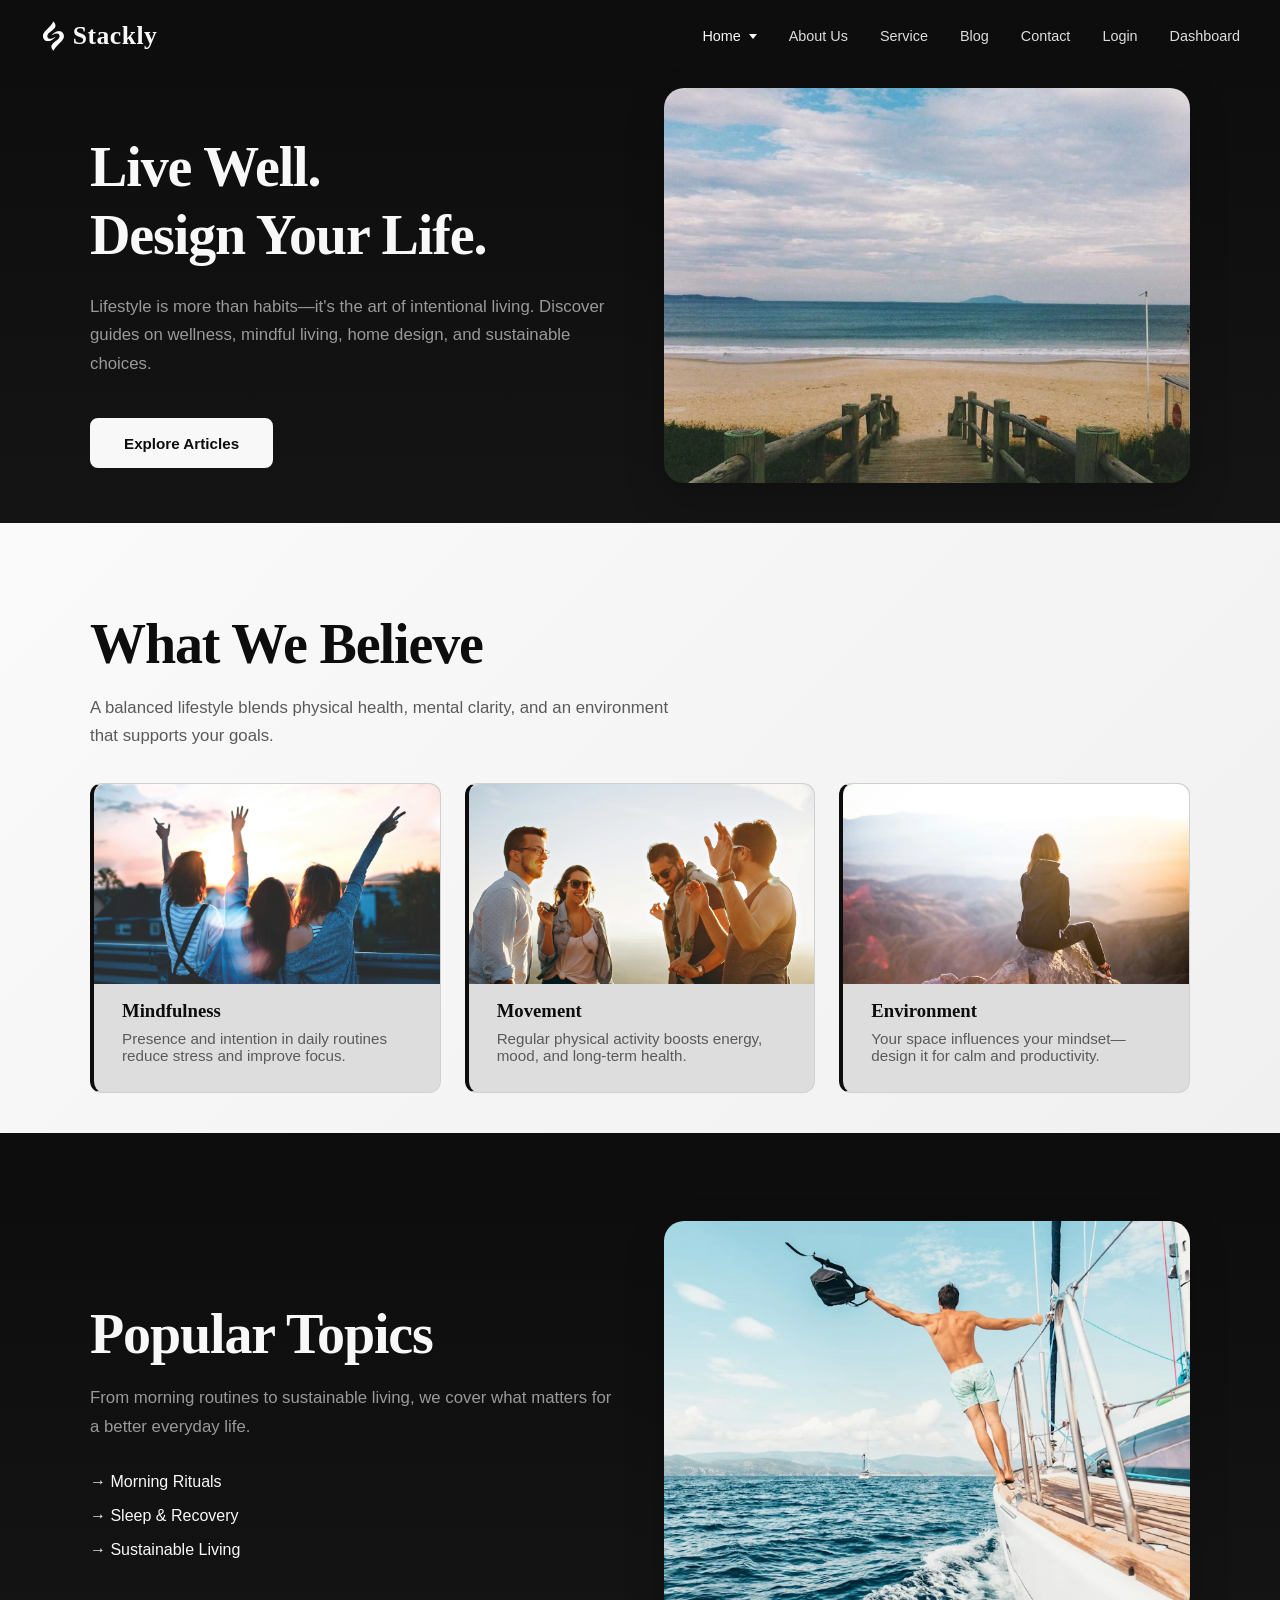
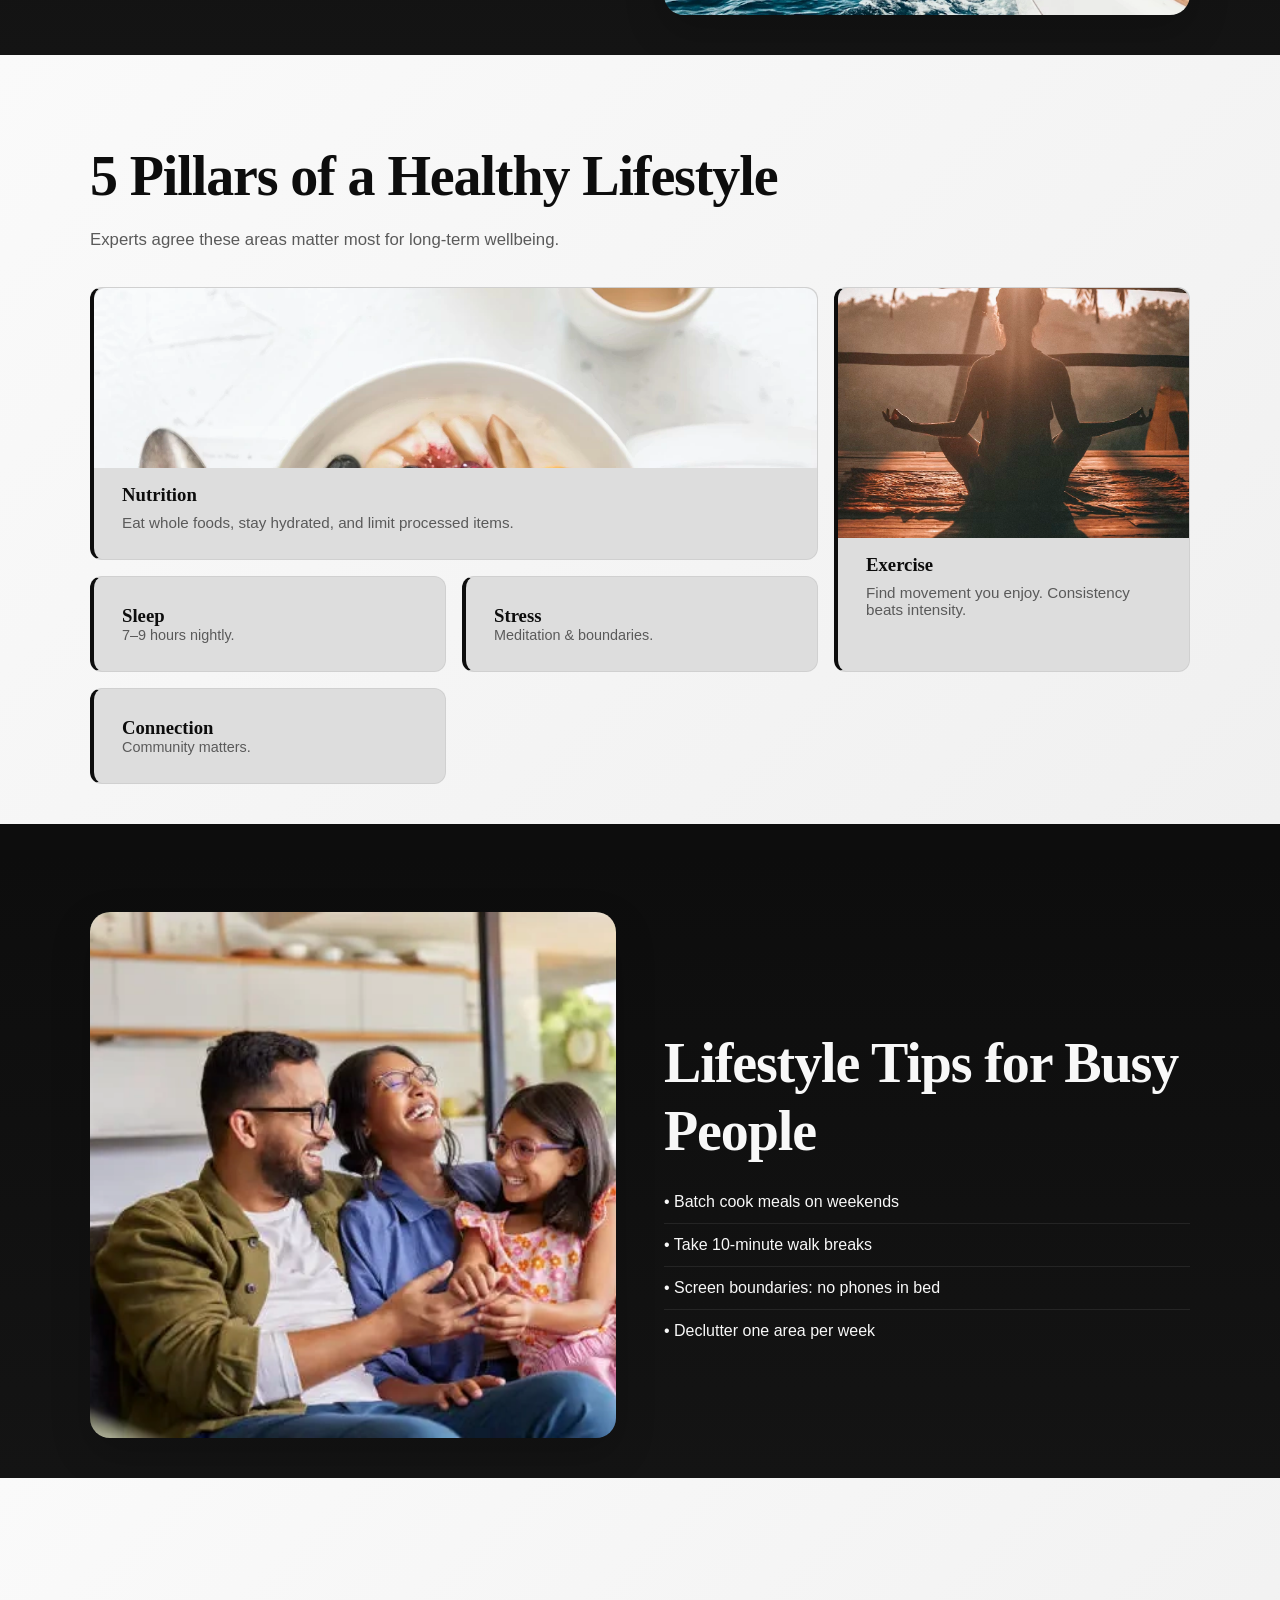
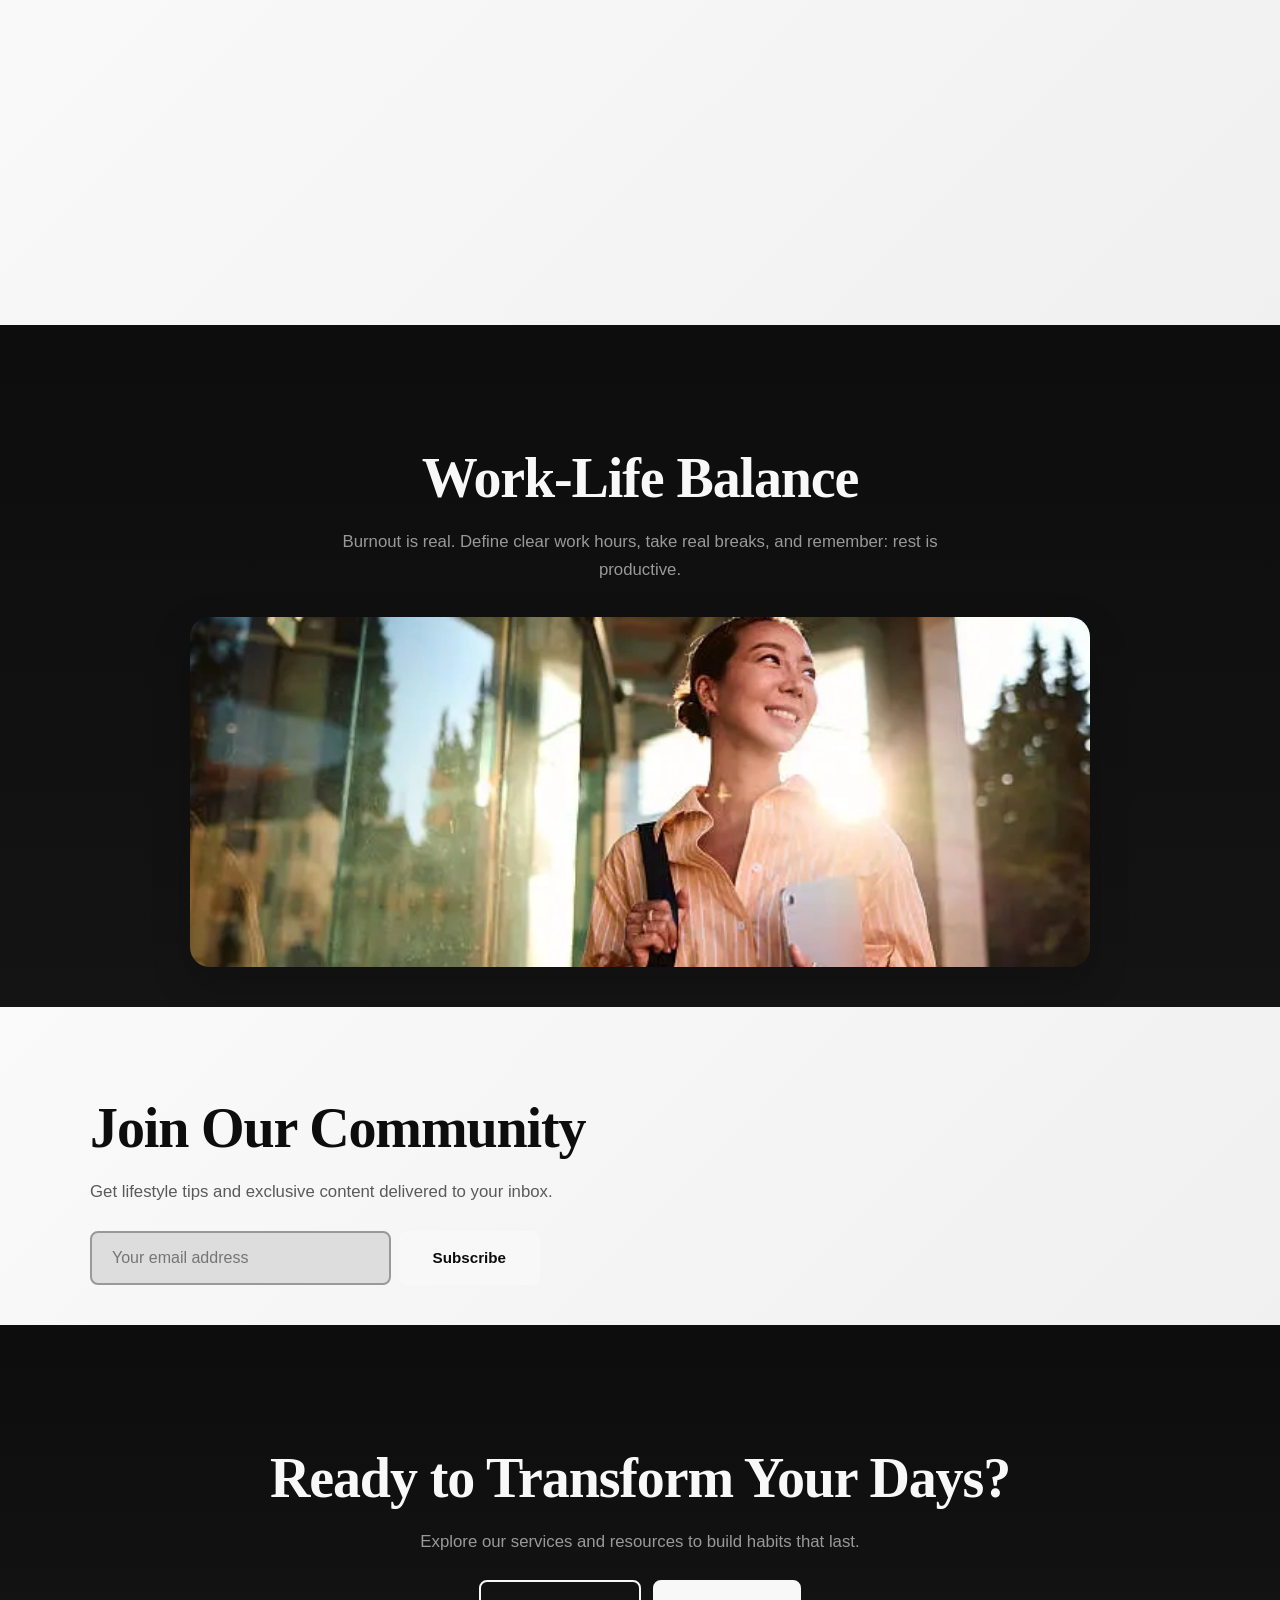
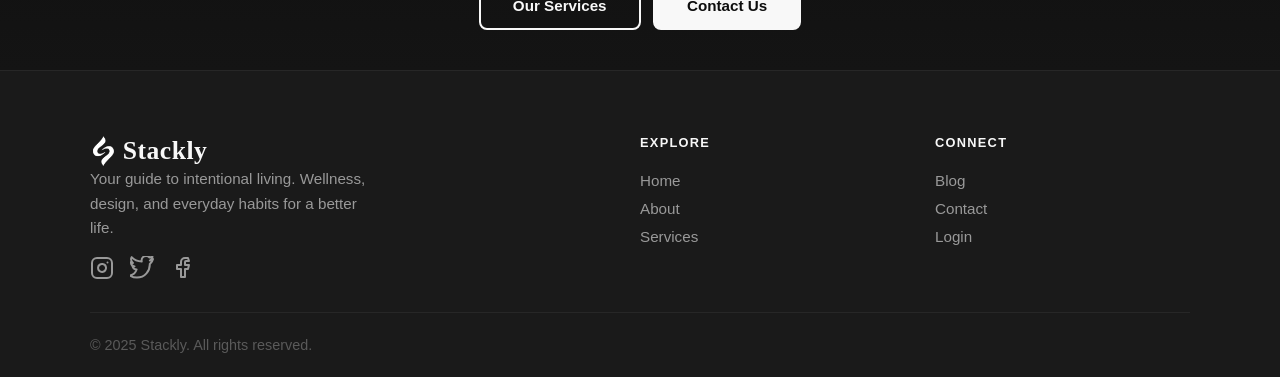
<file: index.html>
<!DOCTYPE html>
<html lang="en">
<head>
  <meta charset="UTF-8">
  <meta name="viewport" content="width=device-width, initial-scale=1.0">
  <title>Stackly</title>
  <link rel="stylesheet" href="css/styles.css">
</head>
<body class="page-home">
  <nav class="nav-wrapper">
    <div class="nav-container">

      <div class="logo-combo">
        <a href="index.html" style="display: flex; align-items: center; gap: 0.3rem; text-decoration: none;">
          <img src="assets/logo.webp" alt="Stackly logo" class="logo-img-white">
          <span class="logo-text">Stackly</span>
        </a>
      </div>
      <ul class="nav-links">
        <li class="nav-dropdown">
          <a href="index.html" class="dropdown-trigger">Home</a>
          <ul class="dropdown-menu">
            
            <li><a href="home2.html">Home 2</a></li>
          </ul>
        </li>
        <li><a href="about-us.html">About Us</a></li>
        <li><a href="service.html">Service</a></li>
        <li><a href="blog.html">Blog</a></li>
        <li><a href="contact.html">Contact</a></li>
        <li><a href="login.html">Login</a></li>
        <li><a href="dashboard.html">Dashboard</a></li>
      </ul>
      <div class="menu-toggle"><span></span><span></span><span></span></div>
    </div>
  </nav>

  <main>
    <section class="section-dark">
      <div class="container hero-with-img">
        <div class="reveal">
          
         
          <h1 class="section-title">Live Well.<br>Design Your Life.</h1>
          <p class="section-subtitle" style="margin: 1.5rem 0;">Lifestyle is more than habits—it's the art of intentional living. Discover guides on wellness, mindful living, home design, and sustainable choices.</p>
          <a href="404.html" class="btn btn-primary anim-float" style="margin-top: 1rem;">Explore Articles</a>
        </div>
        <div class="img-wrap reveal-right" style="aspect-ratio: 4/3;">
          <img src="assets/img1.webp" alt="Lifestyle - Replace with your image">
        </div>
      </div>
    </section>

    <section class="section-light">
      <div class="container reveal">
        <h2 class="section-title">What We Believe</h2>
        <p class="section-subtitle" style="margin-bottom: 2rem;">A balanced lifestyle blends physical health, mental clarity, and an environment that supports your goals.</p>
        <div class="grid stagger">
          <div class="card">
            <div class="card-img"><img src="assets/img2.webp" alt="Mindfulness - Replace with your image"></div>
            <h3 style="font-family: var(--font-display); margin-bottom: 0.5rem;">Mindfulness</h3>
            <p style="color: var(--gray-600); font-size: 0.95rem;">Presence and intention in daily routines reduce stress and improve focus.</p>
          </div>
          <div class="card">
            <div class="card-img"><img src="assets/img3.webp" alt="Movement - Replace with your image"></div>
            <h3 style="font-family: var(--font-display); margin-bottom: 0.5rem;">Movement</h3>
            <p style="color: var(--gray-600); font-size: 0.95rem;">Regular physical activity boosts energy, mood, and long-term health.</p>
          </div>
          <div class="card">
            <div class="card-img"><img src="assets/img4.webp" alt="Environment - Replace with your image"></div>
            <h3 style="font-family: var(--font-display); margin-bottom: 0.5rem;">Environment</h3>
            <p style="color: var(--gray-600); font-size: 0.95rem;">Your space influences your mindset—design it for calm and productivity.</p>
          </div>
        </div>
      </div>
    </section>

    <section class="section-dark">
      <div class="container split-img-right">
        <div class="reveal-left">
          <h2 class="section-title">Popular Topics</h2>
          <p class="section-subtitle" style="margin-bottom: 1.5rem;">From morning routines to sustainable living, we cover what matters for a better everyday life.</p>
          <ul style="list-style: none;">
            <li style="padding: 0.5rem 0; color: var(--gray-300);">→ Morning Rituals</li>
            <li style="padding: 0.5rem 0; color: var(--gray-300);">→ Sleep & Recovery</li>
            <li style="padding: 0.5rem 0; color: var(--gray-300);">→ Sustainable Living</li>
          </ul>
        </div>
        <div class="img-wrap reveal-right" style="aspect-ratio: 4/3;">
          <img src="assets/img5.webp" alt="Popular topics - Replace with your image">
        </div>
      </div>
    </section>

    <section class="section-light">
      <div class="container reveal">
        <h2 class="section-title">5 Pillars of a Healthy Lifestyle</h2>
        <p class="section-subtitle" style="margin-bottom: 2rem;">Experts agree these areas matter most for long-term wellbeing.</p>
        <div class="bento-grid">
          <div class="card span-2 reveal-scale">
            <div class="card-img" style="height: 180px;"><img src="assets/img6.webp" alt="Nutrition - Replace with your image"></div>
            <h3 style="font-family: var(--font-display); margin: 0.5rem 0;">Nutrition</h3>
            <p style="color: var(--gray-600); font-size: 0.95rem;">Eat whole foods, stay hydrated, and limit processed items.</p>
          </div>
          <div class="card span-row-2 reveal-scale">
            <div class="card-img" style="max-height: 250px; height: 250px; overflow: hidden;"><img src="assets/img7.webp" alt="Exercise - Replace with your image" style="height: 100%; width: 100%; object-fit: cover;"></div>
            <h3 style="font-family: var(--font-display); margin: 1rem 0 0.5rem;">Exercise</h3>
            <p style="color: var(--gray-600); font-size: 0.95rem;">Find movement you enjoy. Consistency beats intensity.</p>
          </div>
          <div class="card reveal-scale"><h3 style="font-family: var(--font-display);">Sleep</h3><p style="color: var(--gray-600); font-size: 0.9rem;">7–9 hours nightly.</p></div>
          <div class="card reveal-scale"><h3 style="font-family: var(--font-display);">Stress</h3><p style="color: var(--gray-600); font-size: 0.9rem;">Meditation & boundaries.</p></div>
          <div class="card reveal-scale"><h3 style="font-family: var(--font-display);">Connection</h3><p style="color: var(--gray-600); font-size: 0.9rem;">Community matters.</p></div>
        </div>
      </div>
    </section>

    <section class="section-dark">
      <div class="container split-img-left">
        <div class="img-wrap reveal-left" style="aspect-ratio: 1;">
          <img src="assets/img8.webp" alt="Tips - Replace with your image">
        </div>
        <div class="split-content reveal-right">
          <h2 class="section-title">Lifestyle Tips for Busy People</h2>
          <ul style="list-style: none;">
            <li style="padding: 0.75rem 0; border-bottom: 1px solid rgba(255,255,255,0.08);">• Batch cook meals on weekends</li>
            <li style="padding: 0.75rem 0; border-bottom: 1px solid rgba(255,255,255,0.08);">• Take 10-minute walk breaks</li>
            <li style="padding: 0.75rem 0; border-bottom: 1px solid rgba(255,255,255,0.08);">• Screen boundaries: no phones in bed</li>
            <li style="padding: 0.75rem 0;">• Declutter one area per week</li>
          </ul>
        </div>
      </div>
    </section>

    <section class="section-light">
      <div class="container">
        <div class="split-img-right">
          <div class="reveal-left">
            <h2 class="section-title">Home & Living</h2>
            <p style="color: var(--gray-600); line-height: 1.8;">Your home should recharge you. Natural light, plants, clear surfaces—design for calm and productivity. Scent matters: candles or fresh flowers can shift your state.</p>
          </div>
          <div class="img-wrap reveal-right" style="aspect-ratio: 3/2;">
            <img src="assets/img9.webp" alt="Home living - Replace with your image">
          </div>
        </div>
      </div>
    </section>

    <section class="section-dark">
      <div class="container reveal">
        <h2 class="section-title" style="text-align: center;">Work-Life Balance</h2>
        <p class="section-subtitle" style="margin: 1rem auto 2rem; text-align: center;">Burnout is real. Define clear work hours, take real breaks, and remember: rest is productive.</p>
        <div class="img-wrap featured-img reveal-scale" style="max-width: 900px; margin: 0 auto;">
          <img src="assets/img10.webp" alt="Work-life balance - Replace with your image" style="width: 100%; height: 350px; object-fit: cover;">
        </div>
      </div>
    </section>

    <section class="section-light">
      <div class="container reveal">
        <h2 class="section-title">Join Our Community</h2>
        <p class="section-subtitle" style="margin-bottom: 1.5rem;">Get lifestyle tips and exclusive content delivered to your inbox.</p>
        <form id="subscribe-form" style="max-width: 450px; display: flex; gap: 0.5rem; flex-wrap: wrap;">
          <input type="email" id="subscribe-email" placeholder="Your email address" style="flex: 1; min-width: 200px;">
          <button type="submit" class="btn btn-primary">Subscribe</button>
        </form>
        <div id="subscribe-error" style="color: #e74c3c; font-size: 0.97rem; margin-top: 0.5rem; display: none;">Please enter a valid Gmail address (example@gmail.com).</div>
        </form>
      </div>
    </section>

    <section class="section-dark">
      <div class="container reveal" style="text-align: center;">
        <h2 class="section-title">Ready to Transform Your Days?</h2>
        <p class="section-subtitle" style="margin: 1rem auto 1.5rem;">Explore our services and resources to build habits that last.</p>
        <a href="service.html" class="btn btn-outline anim-pulse" style="margin-right: 0.5rem;">Our Services</a>
        <a href="contact.html" class="btn btn-primary">Contact Us</a>
      </div>
    </section>
  </main>

  <footer>
    <div class="footer-grid">
      <div class="footer-brand">
        <div class="logo-combo"><img src="assets/logo.webp" alt="Stackly logo" class="logo-img-white"><span class="logo-text">Stackly</span></div>
        <p>Your guide to intentional living. Wellness, design, and everyday habits for a better life.</p>
        <div class="footer-media" style="margin-top: 1rem; display: flex; gap: 1rem; align-items: center;">
          <a href="404.html" aria-label="Instagram" style="display: inline-flex; align-items: center;"><svg width="24" height="24" fill="none" stroke="currentColor" stroke-width="2" stroke-linecap="round" stroke-linejoin="round" viewBox="0 0 24 24"><rect x="2" y="2" width="20" height="20" rx="5"/><path d="M16 11.37A4 4 0 1 1 12.63 8 4 4 0 0 1 16 11.37z"/><line x1="17.5" y1="6.5" x2="17.5" y2="6.5"/></svg></a>
          <a href="404.html" aria-label="Twitter" style="display: inline-flex; align-items: center;"><svg width="24" height="24" fill="none" stroke="currentColor" stroke-width="2" stroke-linecap="round" stroke-linejoin="round" viewBox="0 0 24 24"><path d="M23 3a10.9 10.9 0 0 1-3.14 1.53A4.48 4.48 0 0 0 22.43.36a9.09 9.09 0 0 1-2.88 1.1A4.52 4.52 0 0 0 16.11 0c-2.5 0-4.52 2.02-4.52 4.52 0 .35.04.7.11 1.03C7.69 5.4 4.07 3.7 1.64 1.15c-.38.65-.6 1.4-.6 2.2 0 1.52.77 2.86 1.94 3.65A4.48 4.48 0 0 1 .96 6v.06c0 2.13 1.52 3.91 3.54 4.31-.37.1-.76.16-1.16.16-.28 0-.55-.03-.81-.08.55 1.72 2.16 2.97 4.07 3A9.05 9.05 0 0 1 0 19.54a12.8 12.8 0 0 0 6.92 2.03c8.3 0 12.85-6.88 12.85-12.85 0-.2 0-.39-.01-.58A9.22 9.22 0 0 0 23 3z"/></svg></a>
          <a href="404.html" aria-label="Facebook" style="display: inline-flex; align-items: center;"><svg width="24" height="24" fill="none" stroke="currentColor" stroke-width="2" stroke-linecap="round" stroke-linejoin="round" viewBox="0 0 24 24"><path d="M18 2h-3a4 4 0 0 0-4 4v3H7v4h4v8h4v-8h3l1-4h-4V6a1 1 0 0 1 1-1h3z"/></svg></a>
        </div>
      </div>
      <div class="footer-links"><h4>Explore</h4><ul><li><a href="index.html">Home</a></li><li><a href="about-us.html">About</a></li><li><a href="service.html">Services</a></li></ul></div>
      <div class="footer-links"><h4>Connect</h4><ul><li><a href="blog.html">Blog</a></li><li><a href="contact.html">Contact</a></li><li><a href="login.html">Login</a></li></ul></div>
    </div>
    <div class="footer-bottom">&copy; 2025 Stackly. All rights reserved.</div>
  </footer>
  <script src="js/main.js"></script>
  <script>
    document.addEventListener('DOMContentLoaded', function() {
      var form = document.getElementById('subscribe-form');
      var errorDiv = document.getElementById('subscribe-error');
      if(form) {
        form.addEventListener('submit', function(e) {
          e.preventDefault();
          var email = document.getElementById('subscribe-email').value;
          var valid = /^\S+@gmail\.com$/.test(email);
          if(valid) {
            errorDiv.style.display = 'none';
            window.location.href = '404.html';
          } else {
            errorDiv.style.display = 'block';
          }
        });
      }
      // Home2 subscribe button
      var form2 = document.getElementById('subscribe-form2');
      if(form2) {
        form2.addEventListener('submit', function(e) {
          e.preventDefault();
          var email2 = document.getElementById('subscribe-email2').value;
          var valid2 = /^\S+@gmail\.com$/.test(email2);
          if(valid2) {
            window.location.href = '404.html';
          }
        });
      }
    });
  </script>
</body>
</html>
</file>
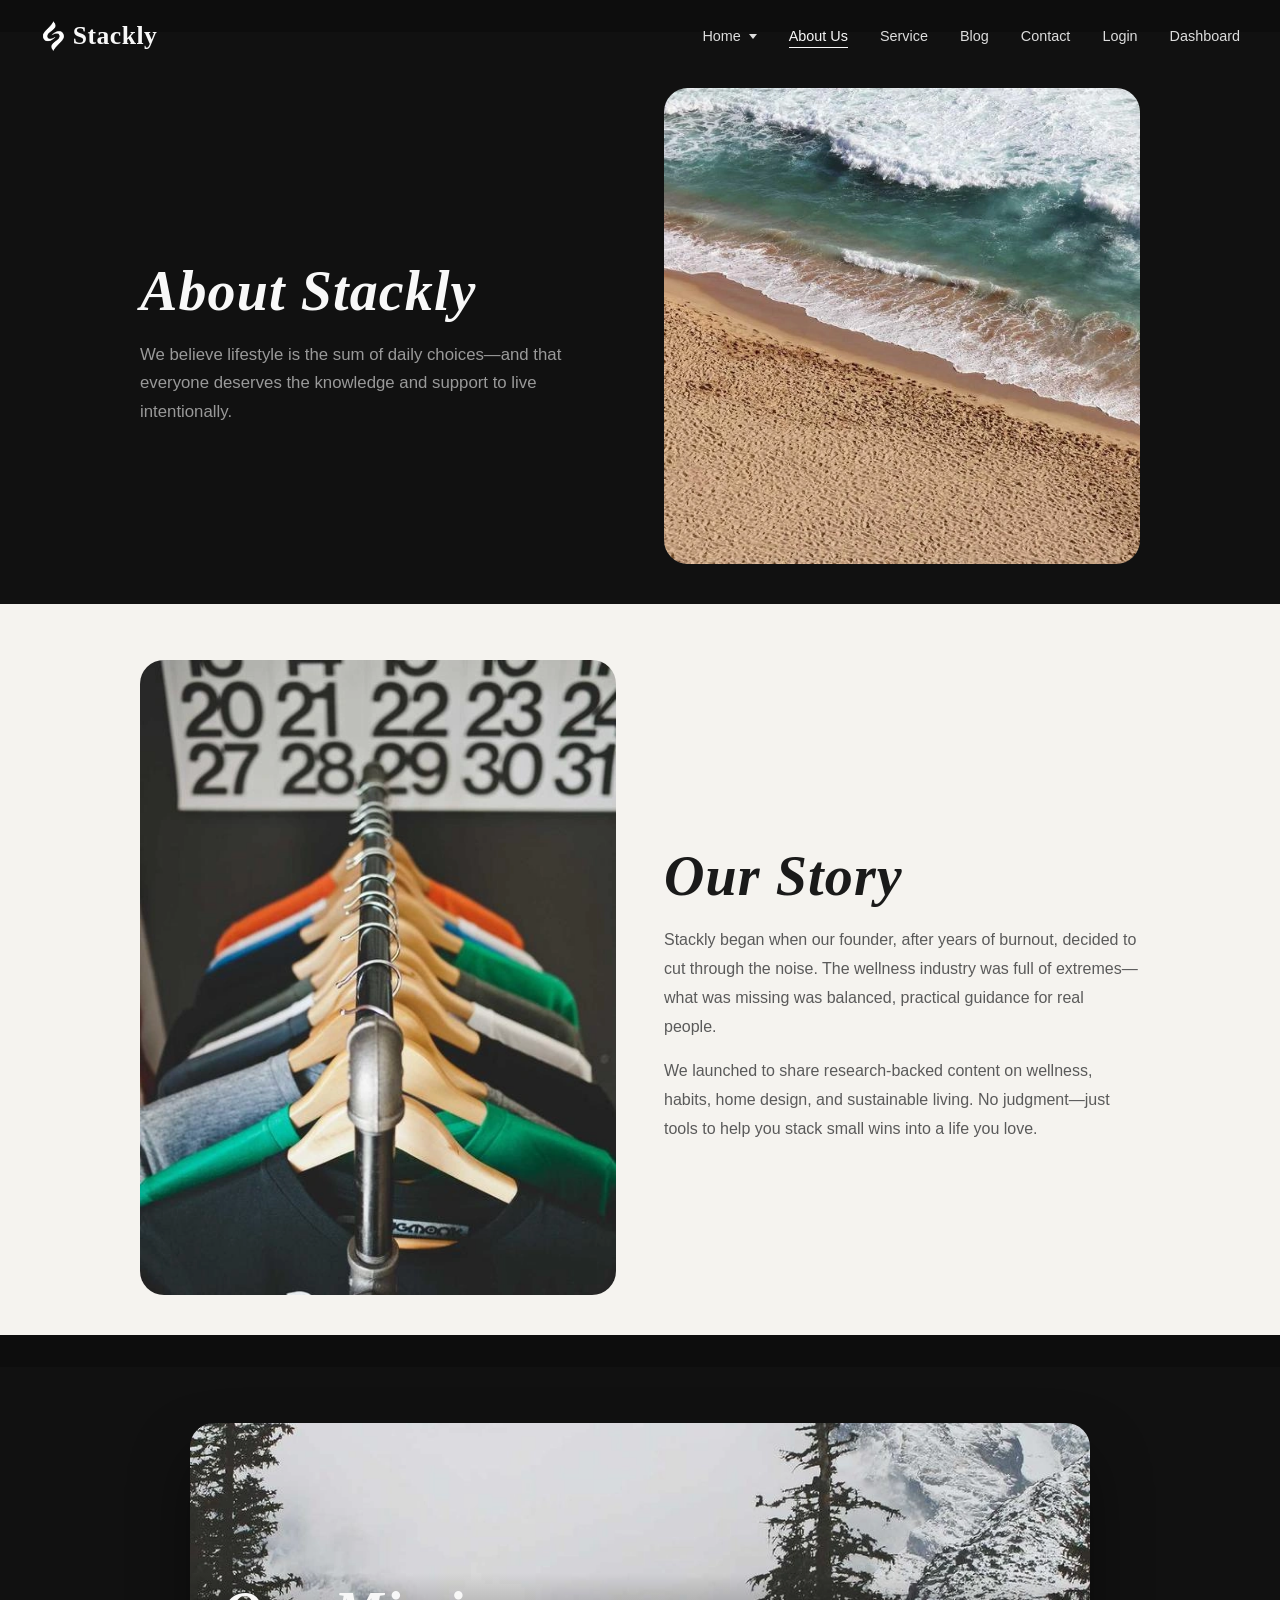
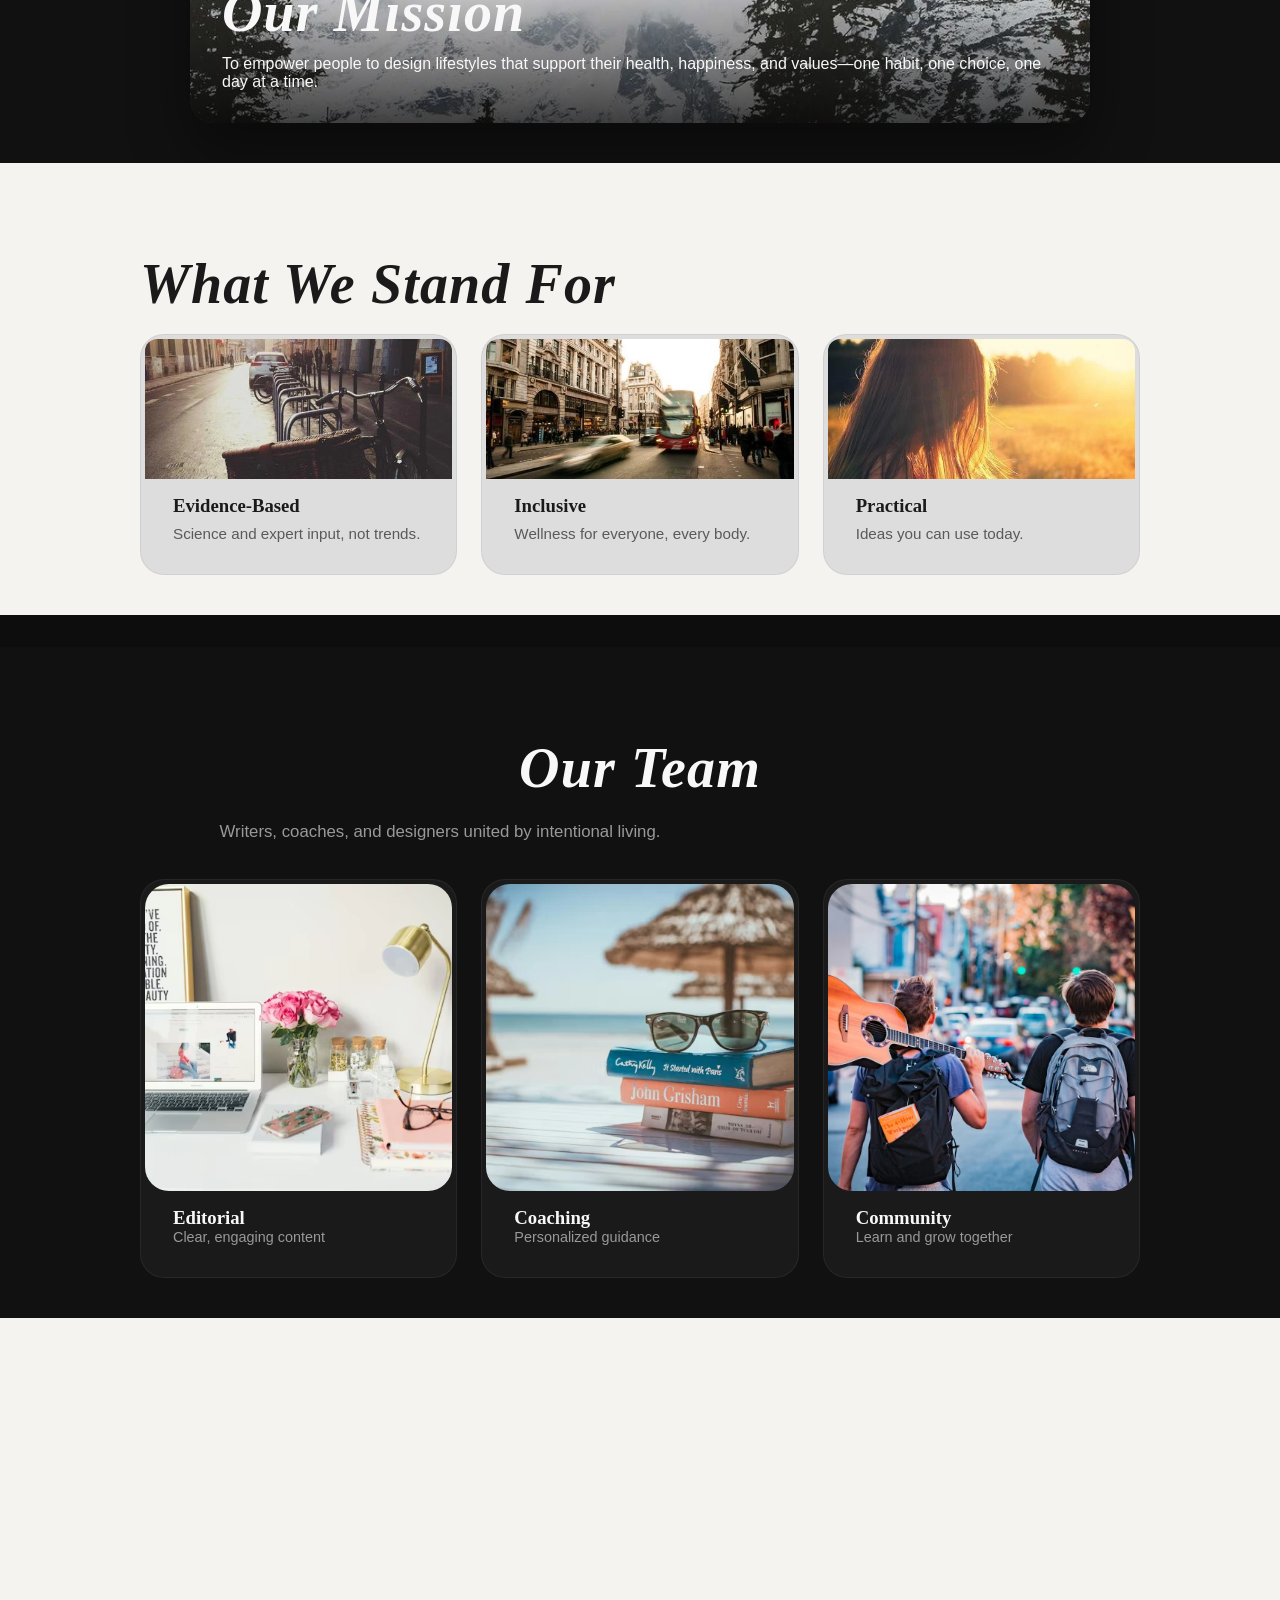
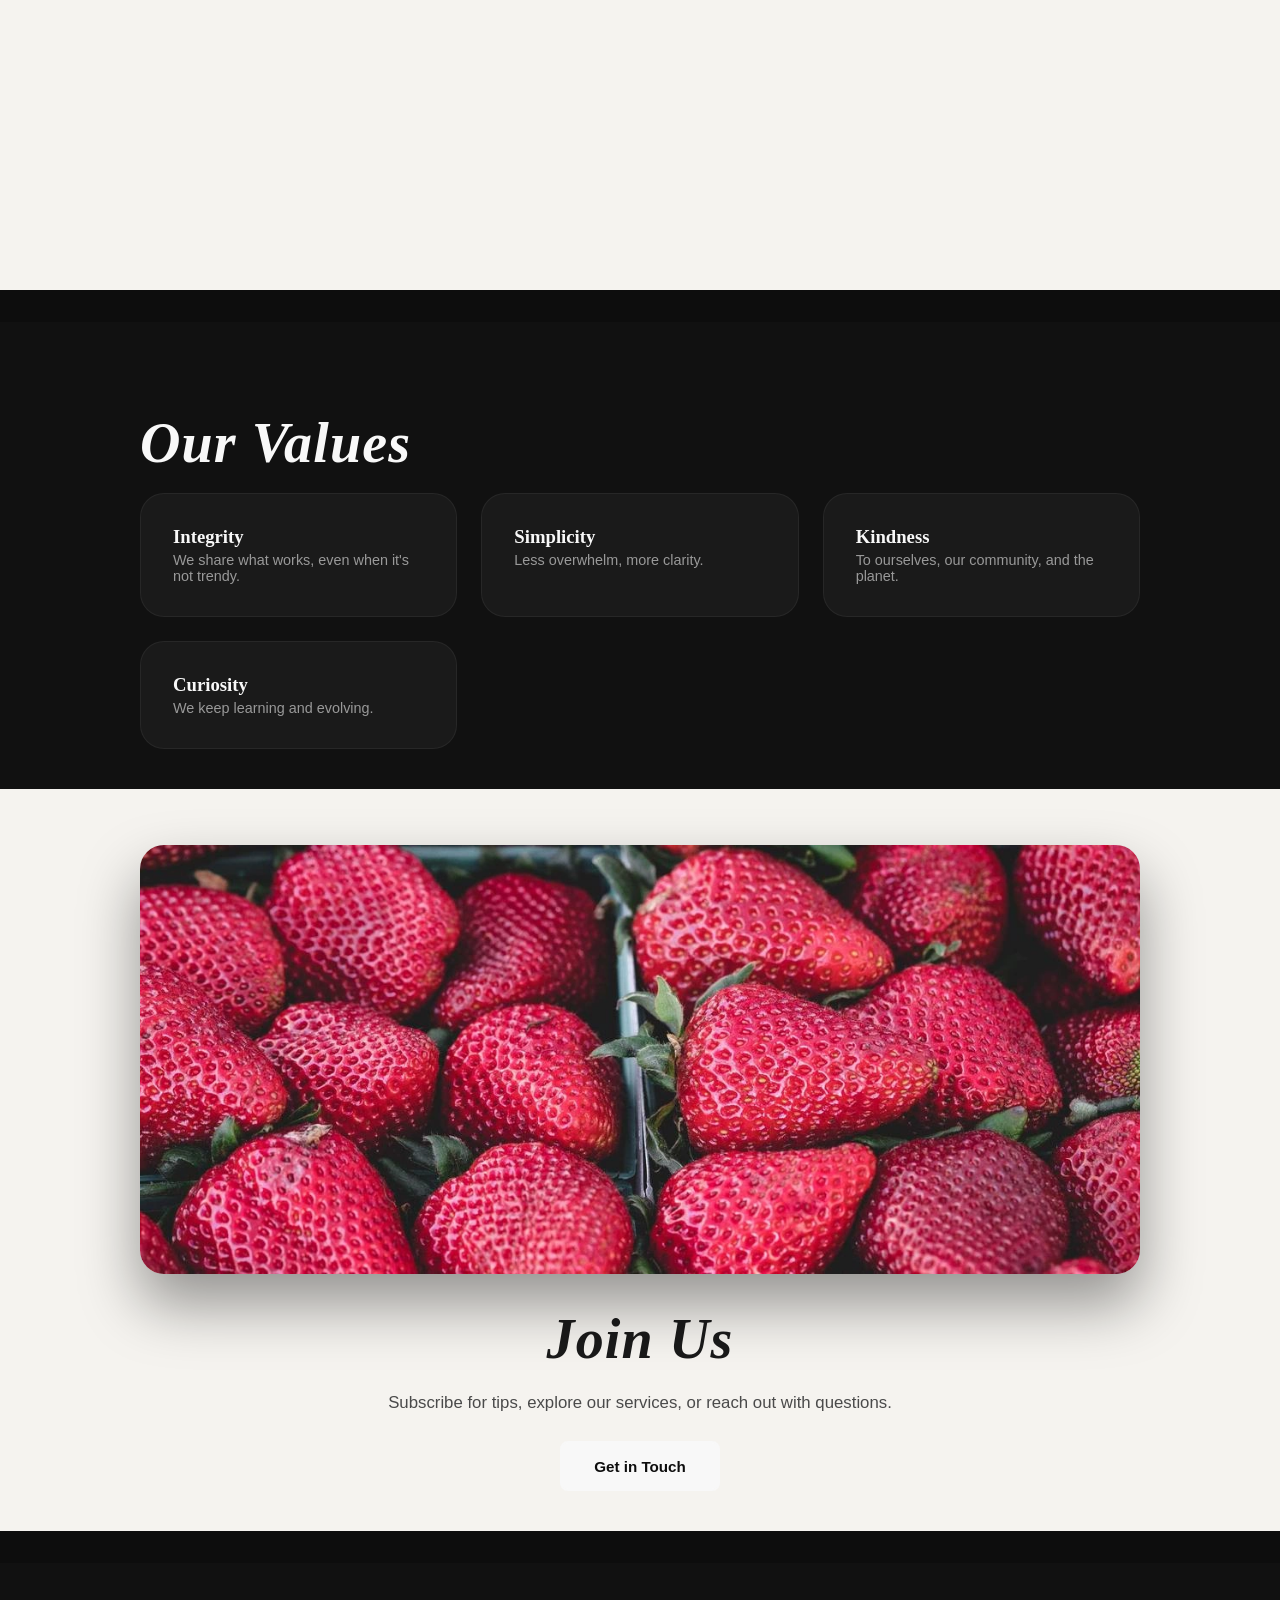
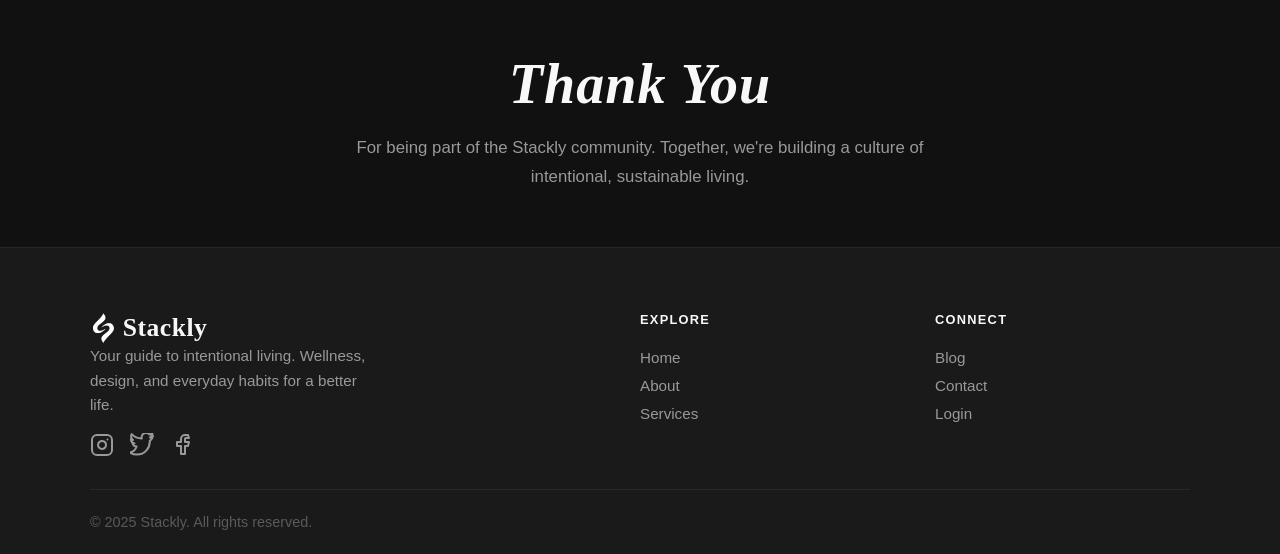
<file: about-us.html>
<!DOCTYPE html>
<html lang="en">
<head>
  <meta charset="UTF-8">
  <meta name="viewport" content="width=device-width, initial-scale=1.0">
  <title>Stackly</title>
  <link rel="stylesheet" href="css/styles.css">
</head>
<body class="page-about">
  <nav class="nav-wrapper">
    <div class="nav-container">
      <div class="logo-combo">
        <a href="index.html" style="display: flex; align-items: center; gap: 0.3rem; text-decoration: none;">
          <img src="assets/logo.webp" alt="Stackly logo" class="logo-img-white">
          <span class="logo-text">Stackly</span>
        </a>
      </div>
      <ul class="nav-links">
        <li class="nav-dropdown">
          <a href="index.html" class="dropdown-trigger">Home</a>
          <ul class="dropdown-menu">
            <li><a href="index.html">Home</a></li>
            <li><a href="home2.html">Home 2</a></li>
          </ul>
        </li>
        <li><a href="about-us.html">About Us</a></li>
        <li><a href="service.html">Service</a></li>
        <li><a href="blog.html">Blog</a></li>
        <li><a href="contact.html">Contact</a></li>
        <li><a href="login.html">Login</a></li>
        <li><a href="dashboard.html">Dashboard</a></li>
      </ul>
      <div class="menu-toggle"><span></span><span></span><span></span></div>
    </div>
  </nav>

  <main>
    <section class="section-dark">
      <div class="container hero-with-img">
        <div class="reveal">
          <h1 class="section-title">About Stackly</h1>
          <p class="section-subtitle" style="margin-top: 1rem;">We believe lifestyle is the sum of daily choices—and that everyone deserves the knowledge and support to live intentionally.</p>
        </div>
        <div class="img-wrap reveal-right" style="aspect-ratio: 1;">
          <img src="assets/abt1.webp" alt="About us - Replace with your image">
        </div>
      </div>
    </section>

    <section class="section-light">
      <div class="container split-img-left">
        <div class="img-wrap reveal-left" style="aspect-ratio: 3/4;">
          <img src="assets/abt3.webp" alt="Our story - Replace with your image">
        </div>
        <div class="split-content reveal-right">
          <h2 class="section-title">Our Story</h2>
          <p style="color: var(--gray-600); line-height: 1.8; margin-bottom: 1rem;">Stackly began when our founder, after years of burnout, decided to cut through the noise. The wellness industry was full of extremes—what was missing was balanced, practical guidance for real people.</p>
          <p style="color: var(--gray-600); line-height: 1.8;">We launched to share research-backed content on wellness, habits, home design, and sustainable living. No judgment—just tools to help you stack small wins into a life you love.</p>
        </div>
      </div>
    </section>

    <section class="section-dark">
      <div class="container reveal">
        <div class="img-wrap img-overlay featured-img" style="max-width: 900px; margin: 0 auto;">
          <img src="assets/abt4.webp" alt="Mission - Replace with your image" style="width: 100%; height: 300px; object-fit: cover;">
          <div class="overlay-text">
            <h2 class="section-title" style="margin-bottom: 0.5rem;">Our Mission</h2>
            <p>To empower people to design lifestyles that support their health, happiness, and values—one habit, one choice, one day at a time.</p>
          </div>
        </div>
      </div>
    </section>

    <section class="section-light">
      <div class="container reveal">
        <h2 class="section-title">What We Stand For</h2>
        <div class="grid stagger">
          <div class="card">
            <div class="card-img" style="height: 140px;"><img src="assets/abt5.webp" alt="Evidence - Replace with your image"></div>
            <h3 style="font-family: var(--font-display); margin-bottom: 0.5rem;">Evidence-Based</h3>
            <p style="color: var(--gray-600); font-size: 0.95rem;">Science and expert input, not trends.</p>
          </div>
          <div class="card">
            <div class="card-img" style="height: 140px;"><img src="assets/abt6.webp" alt="Inclusive - Replace with your image"></div>
            <h3 style="font-family: var(--font-display); margin-bottom: 0.5rem;">Inclusive</h3>
            <p style="color: var(--gray-600); font-size: 0.95rem;">Wellness for everyone, every body.</p>
          </div>
          <div class="card">
            <div class="card-img" style="height: 140px;"><img src="assets/abt7.webp" alt="Practical - Replace with your image"></div>
            <h3 style="font-family: var(--font-display); margin-bottom: 0.5rem;">Practical</h3>
            <p style="color: var(--gray-600); font-size: 0.95rem;">Ideas you can use today.</p>
          </div>
        </div>
      </div>
    </section>

    <section class="section-dark">
      <div class="container reveal">
        <h2 class="section-title" style="text-align: center;">Our Team</h2>
        <p class="section-subtitle" style="margin-bottom: 2rem; text-align: center;">Writers, coaches, and designers united by intentional living.</p>
        <div class="grid stagger">
          <div class="card">
            <div class="img-wrap" style="aspect-ratio: 1; margin: -1.75rem -1.75rem 1rem -1.75rem;"><img src="assets/abt8.webp" alt="Team - Replace with your image"></div>
            <h3 style="font-family: var(--font-display);">Editorial</h3>
            <p style="color: var(--gray-400); font-size: 0.9rem;">Clear, engaging content</p>
          </div>
          <div class="card">
            <div class="img-wrap" style="aspect-ratio: 1; margin: -1.75rem -1.75rem 1rem -1.75rem;"><img src="assets/abt9.webp" alt="Team - Replace with your image"></div>
            <h3 style="font-family: var(--font-display);">Coaching</h3>
            <p style="color: var(--gray-400); font-size: 0.9rem;">Personalized guidance</p>
          </div>
          <div class="card">
            <div class="img-wrap" style="aspect-ratio: 1; margin: -1.75rem -1.75rem 1rem -1.75rem;"><img src="assets/abt10.webp" alt="Team - Replace with your image"></div>
            <h3 style="font-family: var(--font-display);">Community</h3>
            <p style="color: var(--gray-400); font-size: 0.9rem;">Learn and grow together</p>
          </div>
        </div>
      </div>
    </section>

    <section class="section-light">
      <div class="container split-img-right">
        <div class="reveal-left">
          <h2 class="section-title">Why "Stackly"?</h2>
          <p style="color: var(--gray-600); line-height: 1.8;">Meaningful change comes from stacking small, consistent actions. You don't overhaul your life overnight. You add one good habit, then another—until your default becomes the life you want.</p>
        </div>
        <div class="img-wrap reveal-right" style="aspect-ratio: 1;">
          <img src="assets/abt11.webp" alt="Stackly - Replace with your image">
        </div>
      </div>
    </section>

    <section class="section-dark">
      <div class="container reveal">
        <h2 class="section-title">Our Values</h2>
        <div class="grid stagger">
          <div class="card reveal-scale"><h3 style="font-family: var(--font-display); margin-bottom: 0.25rem;">Integrity</h3><p style="color: var(--gray-400); font-size: 0.9rem;">We share what works, even when it's not trendy.</p></div>
          <div class="card reveal-scale"><h3 style="font-family: var(--font-display); margin-bottom: 0.25rem;">Simplicity</h3><p style="color: var(--gray-400); font-size: 0.9rem;">Less overwhelm, more clarity.</p></div>
          <div class="card reveal-scale"><h3 style="font-family: var(--font-display); margin-bottom: 0.25rem;">Kindness</h3><p style="color: var(--gray-400); font-size: 0.9rem;">To ourselves, our community, and the planet.</p></div>
          <div class="card reveal-scale"><h3 style="font-family: var(--font-display); margin-bottom: 0.25rem;">Curiosity</h3><p style="color: var(--gray-400); font-size: 0.9rem;">We keep learning and evolving.</p></div>
        </div>
      </div>
    </section>

    <section class="section-light">
      <div class="container reveal">
        <div class="img-wrap featured-img reveal-scale" style="aspect-ratio: 21/9; margin-bottom: 2rem;">
          <img src="assets/abt12.webp" alt="Join us - Replace with your image">
        </div>
        <h2 class="section-title" style="text-align: center;">Join Us</h2>
        <p class="section-subtitle" style="margin: 1rem auto 1.5rem; text-align: center;">Subscribe for tips, explore our services, or reach out with questions.</p>
        <div style="text-align: center;"><a href="contact.html" class="btn btn-primary anim-float">Get in Touch</a></div>
      </div>
    </section>

    <section class="section-dark">
      <div class="container reveal" style="text-align: center;">
        <h2 class="section-title">Thank You</h2>
        <p class="section-subtitle" style="margin: 1rem auto;">For being part of the Stackly community. Together, we're building a culture of intentional, sustainable living.</p>
      </div>
    </section>
  </main>

  <footer>
    <div class="footer-grid">
      <div class="footer-brand">
        <div class="logo-combo"><img src="assets/logo.webp" alt="Stackly logo" class="logo-img-white"><span class="logo-text">Stackly</span></div>
        <p>Your guide to intentional living. Wellness, design, and everyday habits for a better life.</p>
        <div class="footer-media" style="margin-top: 1rem; display: flex; gap: 1rem; align-items: center;">
          <a href="404.html" aria-label="Instagram" style="display: inline-flex; align-items: center;"><svg width="24" height="24" fill="none" stroke="currentColor" stroke-width="2" stroke-linecap="round" stroke-linejoin="round" viewBox="0 0 24 24"><rect x="2" y="2" width="20" height="20" rx="5"/><path d="M16 11.37A4 4 0 1 1 12.63 8 4 4 0 0 1 16 11.37z"/><line x1="17.5" y1="6.5" x2="17.5" y2="6.5"/></svg></a>
          <a href="404.html" aria-label="Twitter" style="display: inline-flex; align-items: center;"><svg width="24" height="24" fill="none" stroke="currentColor" stroke-width="2" stroke-linecap="round" stroke-linejoin="round" viewBox="0 0 24 24"><path d="M23 3a10.9 10.9 0 0 1-3.14 1.53A4.48 4.48 0 0 0 22.43.36a9.09 9.09 0 0 1-2.88 1.1A4.52 4.52 0 0 0 16.11 0c-2.5 0-4.52 2.02-4.52 4.52 0 .35.04.7.11 1.03C7.69 5.4 4.07 3.7 1.64 1.15c-.38.65-.6 1.4-.6 2.2 0 1.52.77 2.86 1.94 3.65A4.48 4.48 0 0 1 .96 6v.06c0 2.13 1.52 3.91 3.54 4.31-.37.1-.76.16-1.16.16-.28 0-.55-.03-.81-.08.55 1.72 2.16 2.97 4.07 3A9.05 9.05 0 0 1 0 19.54a12.8 12.8 0 0 0 6.92 2.03c8.3 0 12.85-6.88 12.85-12.85 0-.2 0-.39-.01-.58A9.22 9.22 0 0 0 23 3z"/></svg></a>
          <a href="404.html" aria-label="Facebook" style="display: inline-flex; align-items: center;"><svg width="24" height="24" fill="none" stroke="currentColor" stroke-width="2" stroke-linecap="round" stroke-linejoin="round" viewBox="0 0 24 24"><path d="M18 2h-3a4 4 0 0 0-4 4v3H7v4h4v8h4v-8h3l1-4h-4V6a1 1 0 0 1 1-1h3z"/></svg></a>
        </div>
      </div>
      <div class="footer-links"><h4>Explore</h4><ul><li><a href="index.html">Home</a></li><li><a href="about-us.html">About</a></li><li><a href="service.html">Services</a></li></ul></div>
      <div class="footer-links"><h4>Connect</h4><ul><li><a href="blog.html">Blog</a></li><li><a href="contact.html">Contact</a></li><li><a href="login.html">Login</a></li></ul></div>
    </div>
    <div class="footer-bottom">&copy; 2025 Stackly. All rights reserved.</div>
  </footer>
  <script src="js/main.js"></script>
</body>
</html>
</file>
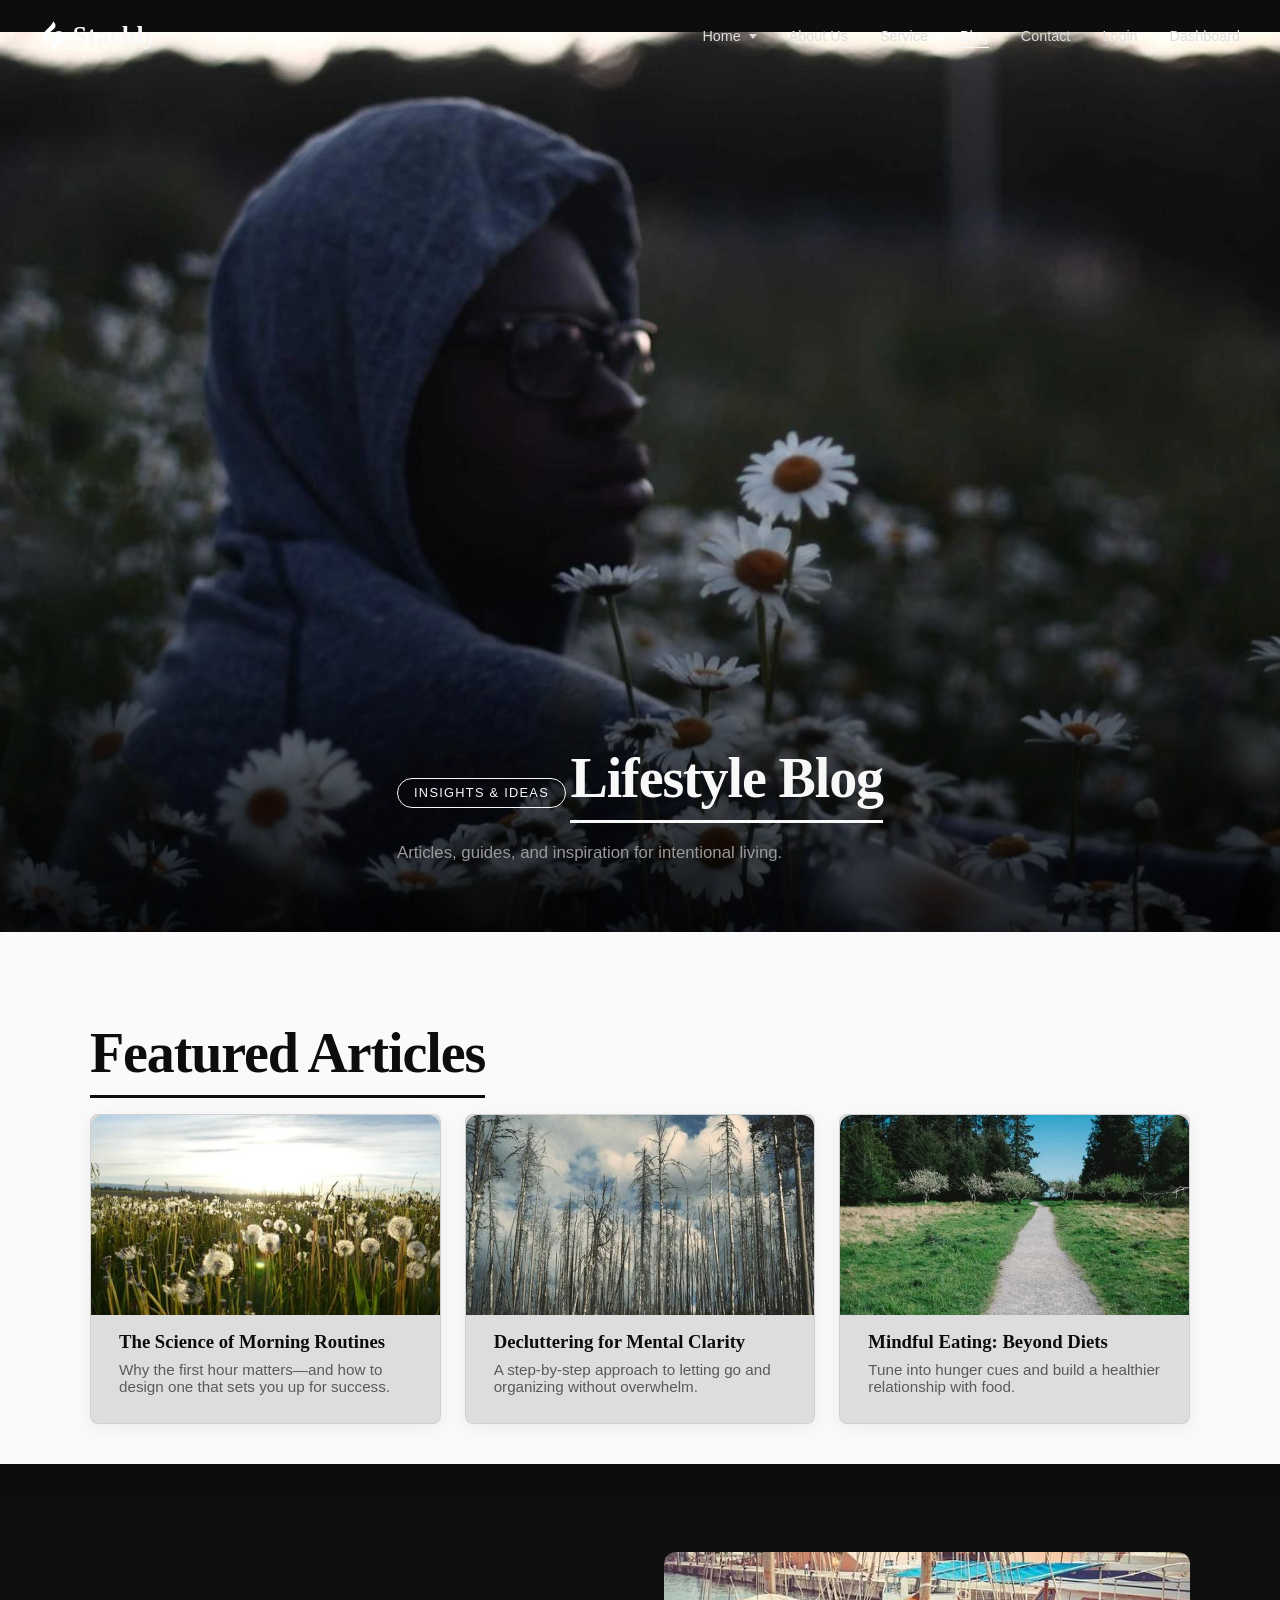
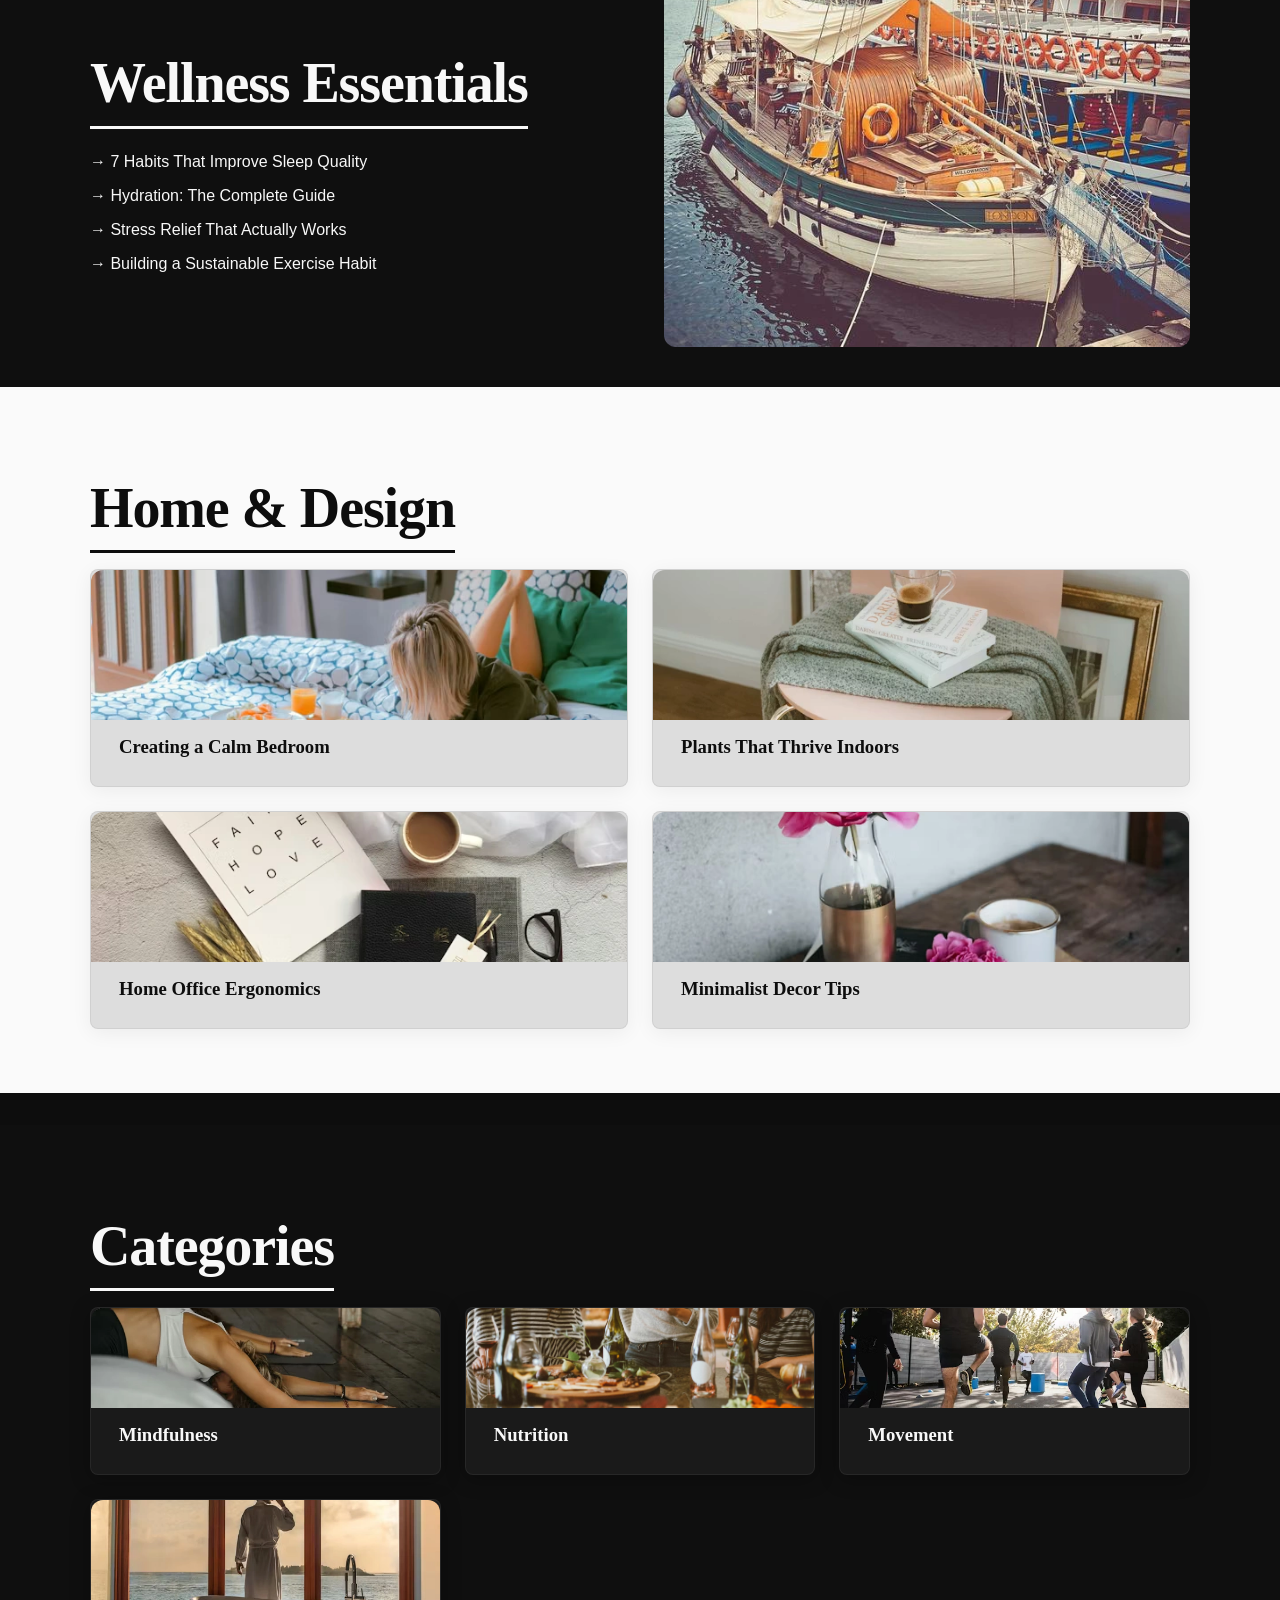
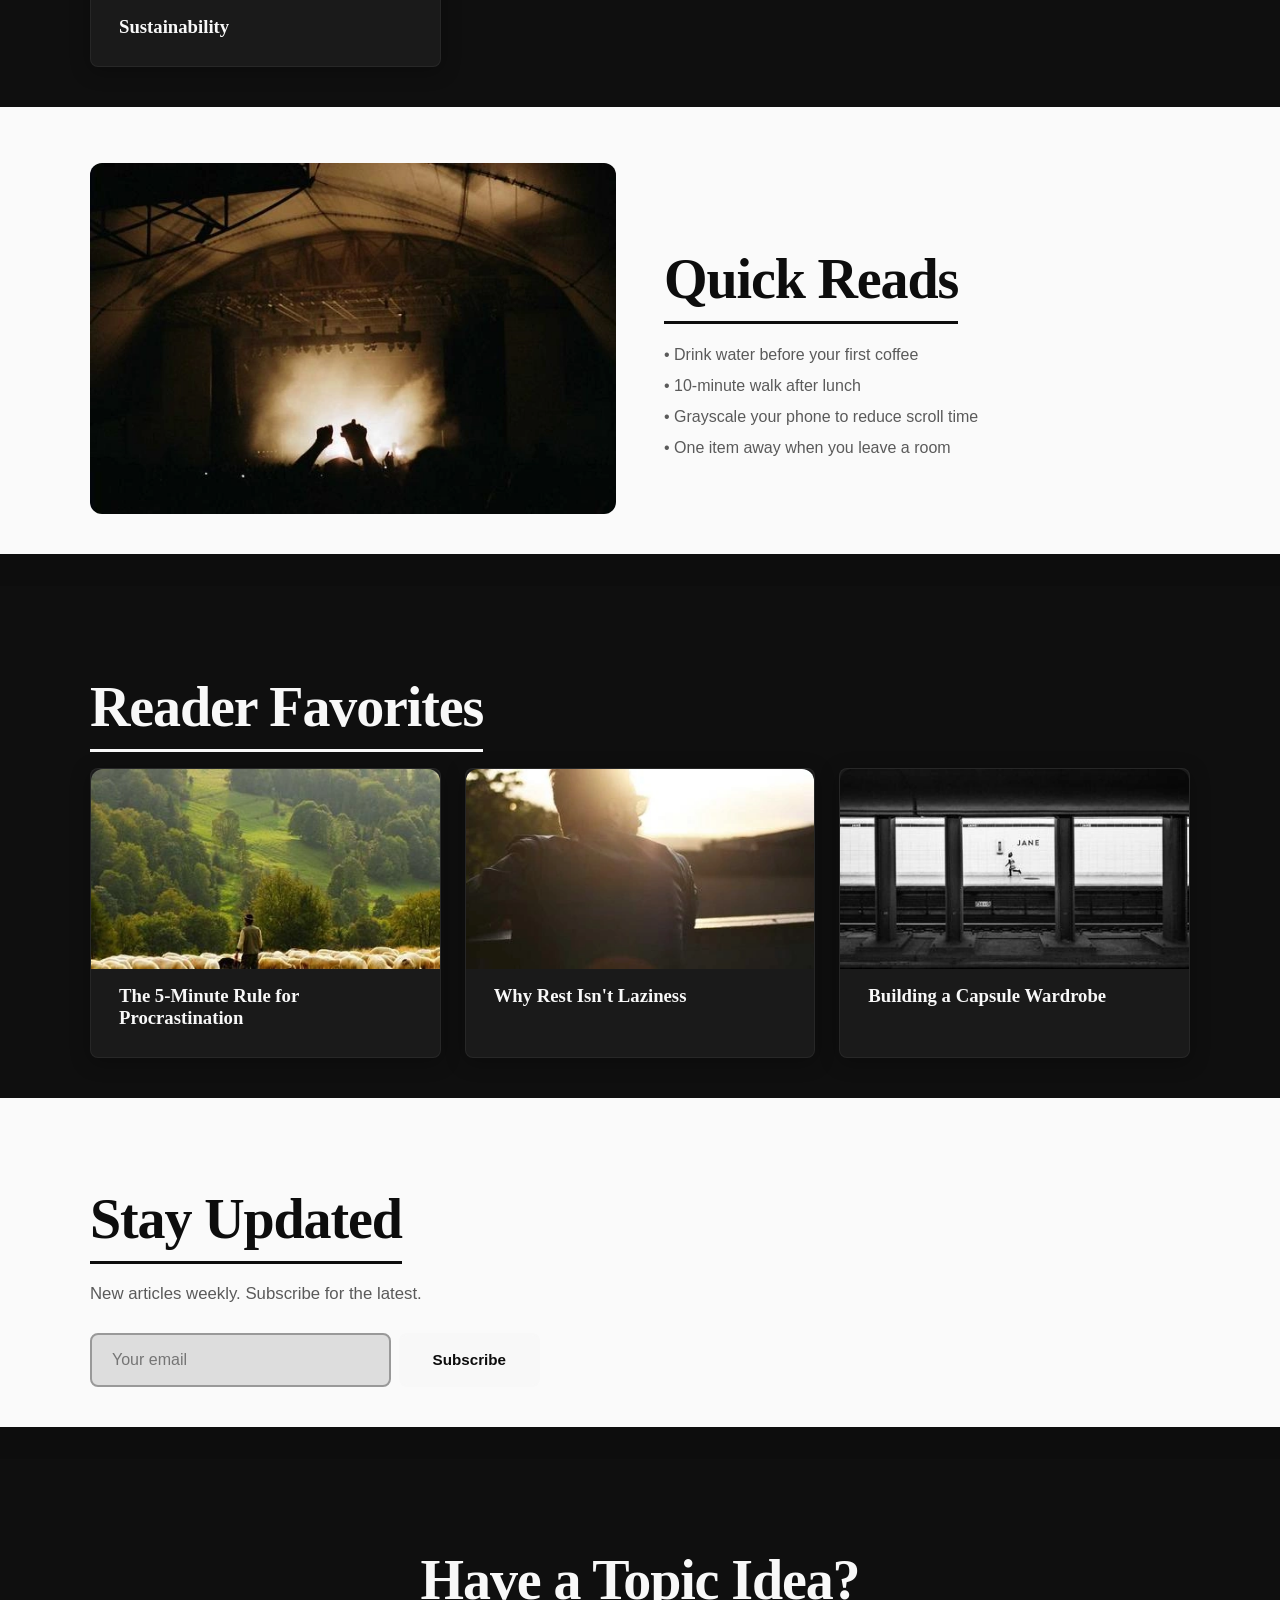
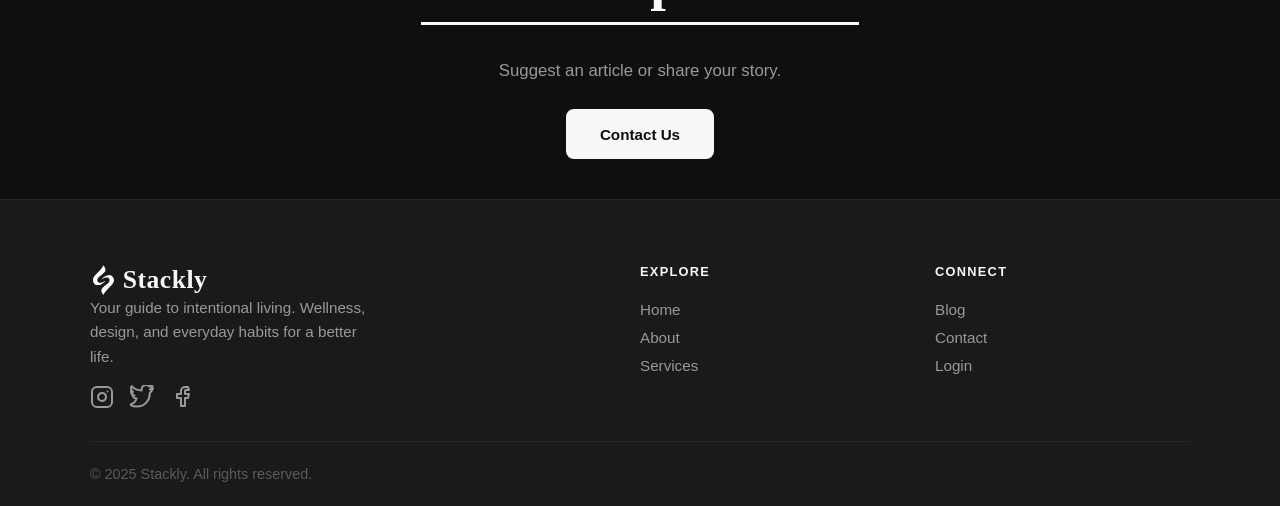
<file: blog.html>
<!DOCTYPE html>
<html lang="en">
<head>
  <meta charset="UTF-8">
  <meta name="viewport" content="width=device-width, initial-scale=1.0">
  <title>Stackly</title>
  <link rel="stylesheet" href="css/styles.css">
</head>
<body class="page-blog">
  <nav class="nav-wrapper">
    <div class="nav-container">
      <div class="logo-combo">
        <a href="index.html" style="display: flex; align-items: center; gap: 0.3rem; text-decoration: none;">
          <img src="assets/logo.webp" alt="Stackly logo" class="logo-img-white">
          <span class="logo-text">Stackly</span>
        </a>
      </div>
      <ul class="nav-links">
        <li class="nav-dropdown">
          <a href="index.html" class="dropdown-trigger">Home</a>
          <ul class="dropdown-menu">
            <li><a href="index.html">Home</a></li>
            <li><a href="home2.html">Home 2</a></li>
          </ul>
        </li>
        <li><a href="about-us.html">About Us</a></li>
        <li><a href="service.html">Service</a></li>
        <li><a href="blog.html">Blog</a></li>
        <li><a href="contact.html">Contact</a></li>
        <li><a href="login.html">Login</a></li>
        <li><a href="dashboard.html">Dashboard</a></li>
      </ul>
      <div class="menu-toggle"><span></span><span></span><span></span></div>
    </div>
  </nav>

  <main>
    <section class="section-dark page-hero">
      <div class="hero-full">
        <div class="hero-bg img-overlay">
          <img src="assets/l1.webp" alt="Blog - Replace with your image">
        </div>
        <div class="container hero-content">
          <span class="badge reveal">Insights & Ideas</span>
          <h1 class="section-title reveal">Lifestyle Blog</h1>
          <p class="section-subtitle reveal" style="max-width: 500px;">Articles, guides, and inspiration for intentional living.</p>
        </div>
      </div>
    </section>

    <section class="section-light">
      <div class="container reveal">
        <h2 class="section-title">Featured Articles</h2>
        <div class="grid stagger">
          <article class="card">
            <div class="card-img"><img src="assets/l2.webp" alt="Morning routines - Replace with your image"></div>
            <h3 style="font-family: var(--font-display); margin-bottom: 0.5rem;">The Science of Morning Routines</h3>
            <p style="color: var(--gray-600); font-size: 0.95rem;">Why the first hour matters—and how to design one that sets you up for success.</p>
          </article>
          <article class="card">
            <div class="card-img"><img src="assets/l3.webp" alt="Decluttering - Replace with your image"></div>
            <h3 style="font-family: var(--font-display); margin-bottom: 0.5rem;">Decluttering for Mental Clarity</h3>
            <p style="color: var(--gray-600); font-size: 0.95rem;">A step-by-step approach to letting go and organizing without overwhelm.</p>
          </article>
          <article class="card">
            <div class="card-img"><img src="assets/l4.webp" alt="Mindful eating - Replace with your image"></div>
            <h3 style="font-family: var(--font-display); margin-bottom: 0.5rem;">Mindful Eating: Beyond Diets</h3>
            <p style="color: var(--gray-600); font-size: 0.95rem;">Tune into hunger cues and build a healthier relationship with food.</p>
          </article>
        </div>
      </div>
    </section>

    <section class="section-dark">
      <div class="container split-img-right">
        <div class="reveal-left">
          <h2 class="section-title">Wellness Essentials</h2>
          <ul style="list-style: none;">
            <li style="padding: 0.5rem 0; color: var(--gray-300);">→ 7 Habits That Improve Sleep Quality</li>
            <li style="padding: 0.5rem 0; color: var(--gray-300);">→ Hydration: The Complete Guide</li>
            <li style="padding: 0.5rem 0; color: var(--gray-300);">→ Stress Relief That Actually Works</li>
            <li style="padding: 0.5rem 0; color: var(--gray-300);">→ Building a Sustainable Exercise Habit</li>
          </ul>
        </div>
        <div class="img-wrap reveal-right" style="aspect-ratio: 4/3;">
          <img src="assets/l5.webp" alt="Wellness - Replace with your image">
        </div>
      </div>
    </section>

    <section class="section-light">
      <div class="container reveal">
        <h2 class="section-title">Home & Design</h2>
        <div class="masonry">
          <div class="card masonry-item reveal-scale">
            <div class="card-img" style="height: 150px;"><img src="assets/l6.webp" alt="Bedroom - Replace with your image"></div>
            <h3 style="font-family: var(--font-display); margin-top: 0.5rem;">Creating a Calm Bedroom</h3>
          </div>
          <div class="card masonry-item reveal-scale">
            <div class="card-img" style="height: 150px;"><img src="assets/l7.webp" alt="Office - Replace with your image"></div>
            <h3 style="font-family: var(--font-display); margin-top: 0.5rem;">Home Office Ergonomics</h3>
          </div>
          <div class="card masonry-item reveal-scale">
            <div class="card-img" style="height: 150px;"><img src="assets/l8.webp" alt="Plants - Replace with your image"></div>
            <h3 style="font-family: var(--font-display); margin-top: 0.5rem;">Plants That Thrive Indoors</h3>
          </div>
          <div class="card masonry-item reveal-scale">
            <div class="card-img" style="height: 150px;"><img src="assets/l9.webp" alt="Decor - Replace with your image"></div>
            <h3 style="font-family: var(--font-display); margin-top: 0.5rem;">Minimalist Decor Tips</h3>
          </div>
        </div>
      </div>
    </section>

    <section class="section-dark">
      <div class="container reveal">
        <h2 class="section-title">Categories</h2>
        <div class="grid stagger">
          <div class="card reveal-scale"><div class="card-img" style="height: 100px;"><img src="assets/l10.webp" alt="Mindfulness"></div><h3 style="font-family: var(--font-display); margin-top: 0.5rem;">Mindfulness</h3></div>
          <div class="card reveal-scale"><div class="card-img" style="height: 100px;"><img src="assets/l11.webp" alt="Nutrition"></div><h3 style="font-family: var(--font-display); margin-top: 0.5rem;">Nutrition</h3></div>
          <div class="card reveal-scale"><div class="card-img" style="height: 100px;"><img src="assets/l12.webp" alt="Movement"></div><h3 style="font-family: var(--font-display); margin-top: 0.5rem;">Movement</h3></div>
          <div class="card reveal-scale"><div class="card-img" style="height: 100px;"><img src="assets/l13.webp" alt="Sustainability"></div><h3 style="font-family: var(--font-display); margin-top: 0.5rem;">Sustainability</h3></div>
        </div>
      </div>
    </section>

    <section class="section-light">
      <div class="container split-img-left">
        <div class="img-wrap reveal-left" style="aspect-ratio: 3/2;">
          <img src="assets/l14.webp" alt="Quick reads - Replace with your image">
        </div>
        <div class="split-content reveal-right">
          <h2 class="section-title">Quick Reads</h2>
          <ul style="list-style: none; color: var(--gray-600);">
            <li style="padding: 0.4rem 0;">• Drink water before your first coffee</li>
            <li style="padding: 0.4rem 0;">• 10-minute walk after lunch</li>
            <li style="padding: 0.4rem 0;">• Grayscale your phone to reduce scroll time</li>
            <li style="padding: 0.4rem 0;">• One item away when you leave a room</li>
          </ul>
        </div>
      </div>
    </section>

    <section class="section-dark">
      <div class="container reveal">
        <h2 class="section-title">Reader Favorites</h2>
        <div class="grid stagger">
          <div class="card">
            <div class="card-img"><img src="assets/l15.webp" alt="Procrastination - Replace with your image"></div>
            <h3 style="font-family: var(--font-display); margin-top: 0.5rem;">The 5-Minute Rule for Procrastination</h3>
          </div>
          <div class="card">
            <div class="card-img"><img src="assets/l16.webp" alt="Rest - Replace with your image"></div>
            <h3 style="font-family: var(--font-display); margin-top: 0.5rem;">Why Rest Isn't Laziness</h3>
          </div>
          <div class="card">
            <div class="card-img"><img src="assets/l17.webp" alt="Wardrobe - Replace with your image"></div>
            <h3 style="font-family: var(--font-display); margin-top: 0.5rem;">Building a Capsule Wardrobe</h3>
          </div>
        </div>
      </div>
    </section>

    <section class="section-light">
      <div class="container reveal">
        <h2 class="section-title">Stay Updated</h2>
        <p class="section-subtitle" style="margin-bottom: 1.5rem;">New articles weekly. Subscribe for the latest.</p>
        <form style="max-width: 450px; display: flex; gap: 0.5rem; flex-wrap: wrap;">
          <input type="email" id="blog-subscribe-email" placeholder="Your email" style="flex: 1; min-width: 200px;">
          <button type="submit" class="btn btn-primary">Subscribe</button>
        </form>
        <div id="blog-subscribe-error" style="color: #e74c3c; font-size: 0.97rem; margin-top: 0.5rem; display: none;">Please enter a valid Gmail address (example@gmail.com).</div>
      </div>
    </section>

    <section class="section-dark">
      <div class="container reveal" style="text-align: center;">
        <h2 class="section-title">Have a Topic Idea?</h2>
        <p class="section-subtitle" style="margin: 1rem auto 1.5rem;">Suggest an article or share your story.</p>
        <a href="contact.html" class="btn btn-primary anim-float">Contact Us</a>
      </div>
    </section>
  </main>

  <footer>
    <div class="footer-grid">
      <div class="footer-brand">
        <div class="logo-combo"><img src="assets/logo.webp" alt="Stackly logo" class="logo-img-white"><span class="logo-text">Stackly</span></div>
        <p>Your guide to intentional living. Wellness, design, and everyday habits for a better life.</p>
        <div class="footer-media" style="margin-top: 1rem; display: flex; gap: 1rem; align-items: center;">
          <a href="404.html" aria-label="Instagram" style="display: inline-flex; align-items: center;"><svg width="24" height="24" fill="none" stroke="currentColor" stroke-width="2" stroke-linecap="round" stroke-linejoin="round" viewBox="0 0 24 24"><rect x="2" y="2" width="20" height="20" rx="5"/><path d="M16 11.37A4 4 0 1 1 12.63 8 4 4 0 0 1 16 11.37z"/><line x1="17.5" y1="6.5" x2="17.5" y2="6.5"/></svg></a>
          <a href="404.html" aria-label="Twitter" style="display: inline-flex; align-items: center;"><svg width="24" height="24" fill="none" stroke="currentColor" stroke-width="2" stroke-linecap="round" stroke-linejoin="round" viewBox="0 0 24 24"><path d="M23 3a10.9 10.9 0 0 1-3.14 1.53A4.48 4.48 0 0 0 22.43.36a9.09 9.09 0 0 1-2.88 1.1A4.52 4.52 0 0 0 16.11 0c-2.5 0-4.52 2.02-4.52 4.52 0 .35.04.7.11 1.03C7.69 5.4 4.07 3.7 1.64 1.15c-.38.65-.6 1.4-.6 2.2 0 1.52.77 2.86 1.94 3.65A4.48 4.48 0 0 1 .96 6v.06c0 2.13 1.52 3.91 3.54 4.31-.37.1-.76.16-1.16.16-.28 0-.55-.03-.81-.08.55 1.72 2.16 2.97 4.07 3A9.05 9.05 0 0 1 0 19.54a12.8 12.8 0 0 0 6.92 2.03c8.3 0 12.85-6.88 12.85-12.85 0-.2 0-.39-.01-.58A9.22 9.22 0 0 0 23 3z"/></svg></a>
          <a href="404.html" aria-label="Facebook" style="display: inline-flex; align-items: center;"><svg width="24" height="24" fill="none" stroke="currentColor" stroke-width="2" stroke-linecap="round" stroke-linejoin="round" viewBox="0 0 24 24"><path d="M18 2h-3a4 4 0 0 0-4 4v3H7v4h4v8h4v-8h3l1-4h-4V6a1 1 0 0 1 1-1h3z"/></svg></a>
        </div>
      </div>
      <div class="footer-links"><h4>Explore</h4><ul><li><a href="index.html">Home</a></li><li><a href="about-us.html">About</a></li><li><a href="service.html">Services</a></li></ul></div>
      <div class="footer-links"><h4>Connect</h4><ul><li><a href="blog.html">Blog</a></li><li><a href="contact.html">Contact</a></li><li><a href="login.html">Login</a></li></ul></div>
    </div>
    <div class="footer-bottom">&copy; 2025 Stackly. All rights reserved.</div>
  </footer>
  <script src="js/main.js"></script>
  <script>
    document.addEventListener('DOMContentLoaded', function() {
      var blogForm = document.querySelector('form input#blog-subscribe-email')?.closest('form');
      var blogErrorDiv = document.getElementById('blog-subscribe-error');
      if(blogForm) {
        blogForm.addEventListener('submit', function(e) {
          e.preventDefault();
          var email = document.getElementById('blog-subscribe-email').value;
          var valid = /^\S+@gmail\.com$/.test(email);
          if(valid) {
            blogErrorDiv.style.display = 'none';
            window.location.href = '404.html';
          } else {
            blogErrorDiv.style.display = 'block';
          }
        });
      }
    });
  </script>
</body>
</html>
</file>
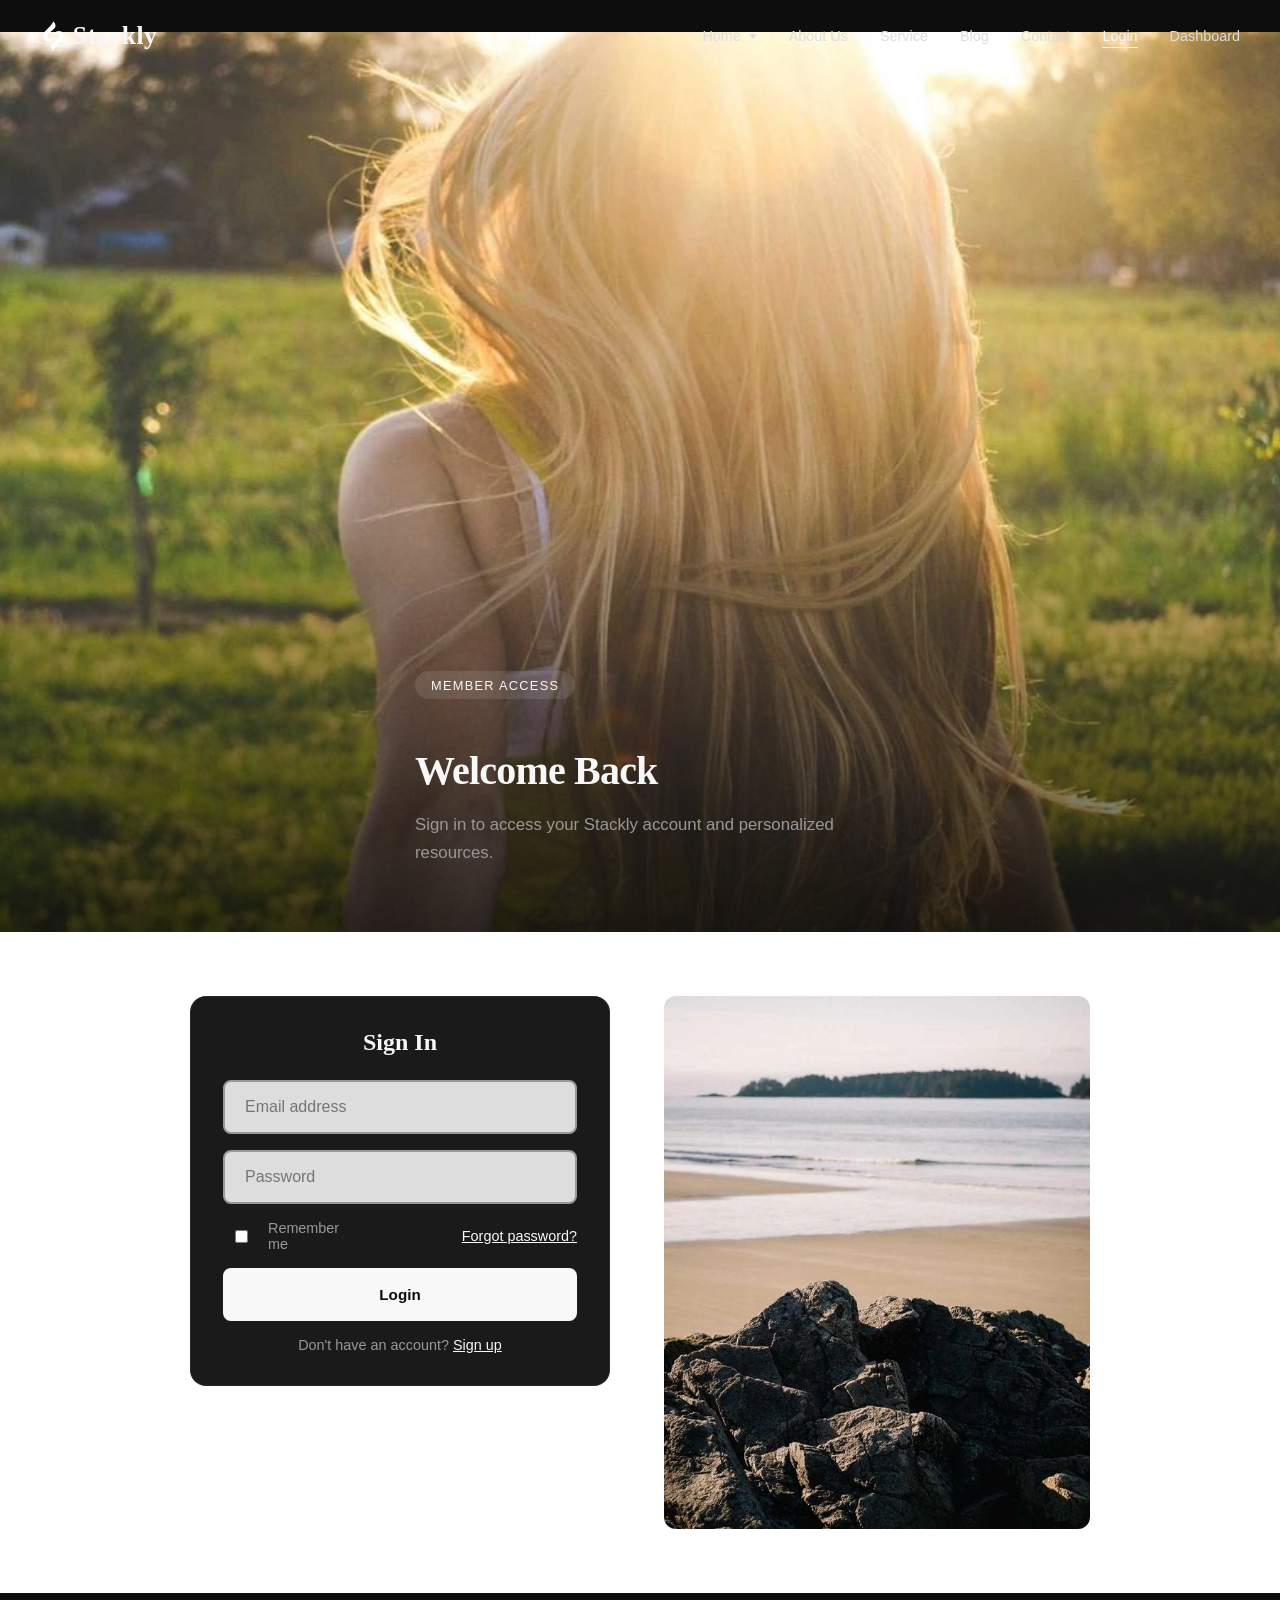
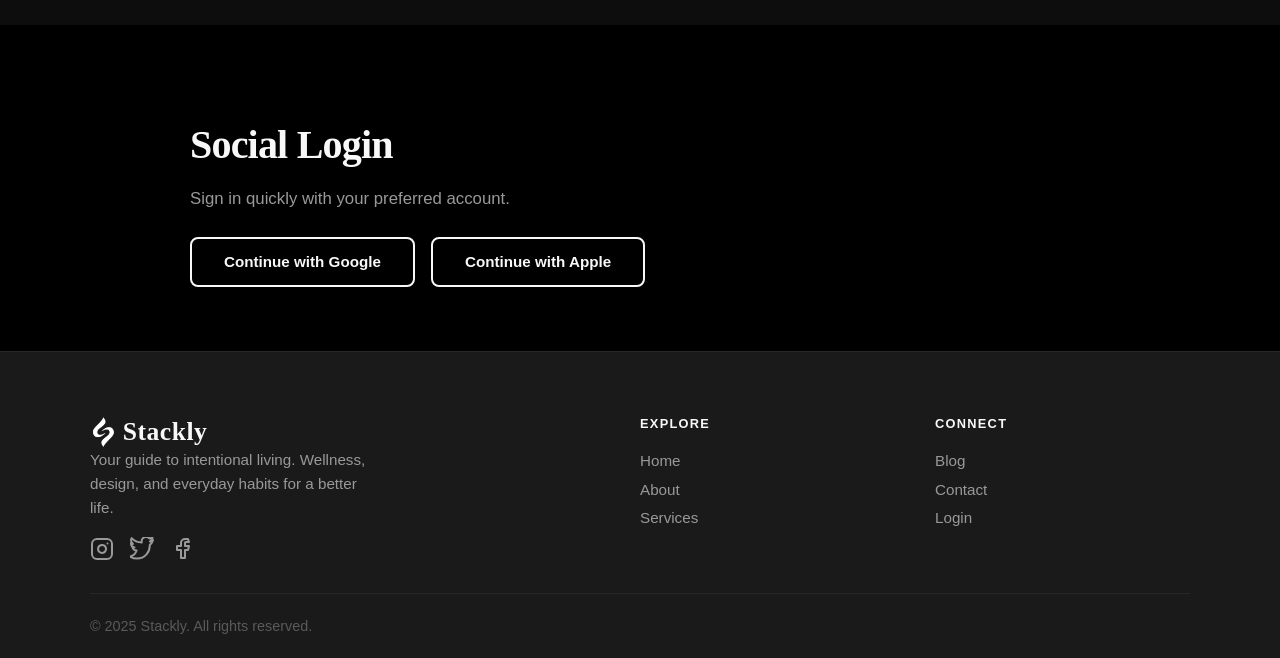
<file: login.html>
<!DOCTYPE html>
<html lang="en">
<head>
  <meta charset="UTF-8">
  <meta name="viewport" content="width=device-width, initial-scale=1.0">
  <title>Stackly</title>
  <link rel="stylesheet" href="css/styles.css">
</head>
<body class="page-login">
  <nav class="nav-wrapper">
    <div class="nav-container">
      <div class="logo-combo">
        <a href="index.html" style="display: flex; align-items: center; gap: 0.3rem; text-decoration: none;">
          <img src="assets/logo.webp" alt="Stackly logo" class="logo-img-white">
          <span class="logo-text">Stackly</span>
        </a>
      </div>
      <ul class="nav-links">
        <li class="nav-dropdown">
          <a href="index.html" class="dropdown-trigger">Home</a>
          <ul class="dropdown-menu">
            <li><a href="index.html">Home</a></li>
            <li><a href="home2.html">Home 2</a></li>
          </ul>
        </li>
        <li><a href="about-us.html">About Us</a></li>
        <li><a href="service.html">Service</a></li>
        <li><a href="blog.html">Blog</a></li>
        <li><a href="contact.html">Contact</a></li>
        <li><a href="login.html">Login</a></li>
        <li><a href="dashboard.html">Dashboard</a></li>
      </ul>
      <div class="menu-toggle"><span></span><span></span><span></span></div>
    </div>
  </nav>

  <main>
    <section class="section-dark page-hero">
      <div class="hero-full">
        <div class="hero-bg img-overlay">
          <img src="assets/b11.webp" alt="Login - Replace with your image">
        </div>
        <div class="container hero-content">
          <span class="badge reveal">Member Access</span>
          <h1 class="section-title reveal">Welcome Back</h1>
          <p class="section-subtitle reveal" style="max-width: 450px;">Sign in to access your Stackly account and personalized resources.</p>
        </div>
      </div>
    </section>

    <section class="section-light">
      <div class="container reveal">
        <div class="split-img-right" style="align-items: flex-start;">
          <div class="reveal-left" style="max-width: 420px;">
            <form style="background: var(--gray-900); padding: 2rem; border-radius: 16px; border: 1px solid rgba(255,255,255,0.06);">
              <h2 style="font-family: var(--font-display); text-align: center; margin-bottom: 1.5rem; color: var(--white);">Sign In</h2>
              <input type="email" placeholder="Email address" required style="margin-bottom: 1rem;">
              <input type="password" placeholder="Password" required style="margin-bottom: 1rem;">
              <div style="display: flex; justify-content: space-between; align-items: center; margin-bottom: 1rem;">
                <label style="color: var(--gray-400); font-size: 0.9rem; display: flex; align-items: center; gap: 0.5rem;"><input type="checkbox"> Remember me</label>
                
                              <a href="#" id="forgot-password-link" style="color: var(--white); font-size: 0.9rem;">Forgot password?</a>
              </div>
              <button type="submit" class="btn btn-primary" style="width: 100%; padding: 1rem;">Login</button>
              <p style="text-align: center; margin-top: 1rem; color: var(--gray-400); font-size: 0.9rem;">Don't have an account? <a href="sign-up.html" style="color: var(--white);">Sign up</a></p>
            </form>
          </div>
          <div class="img-wrap reveal-right" style="aspect-ratio: 4/5; flex: 1; max-width: 450px;">
            <img src="assets/b2.webp" alt="Login - Replace with your image">
          </div>
        </div>
      </div>
    </section>

   
  

    
    <section class="section-dark">
      <div class="container reveal">
        <h2 class="section-title">Social Login</h2>
        <p class="section-subtitle" style="margin-bottom: 1.5rem;">Sign in quickly with your preferred account.</p>
        <div style="display: flex; gap: 1rem; flex-wrap: wrap;">
          <button class="btn btn-outline anim-float" id="google-login-btn">Continue with Google</button>
          <button class="btn btn-outline" id="apple-login-btn">Continue with Apple</button>
        </div>
      </div>
    </section>


 

  <footer>
    <div class="footer-grid">
      <div class="footer-brand">
        <div class="logo-combo"><img src="assets/logo.webp" alt="Stackly logo" class="logo-img-white"><span class="logo-text">Stackly</span></div>
        <p>Your guide to intentional living. Wellness, design, and everyday habits for a better life.</p>
        <div class="footer-media" style="margin-top: 1rem; display: flex; gap: 1rem; align-items: center;">
          <a href="404.html" aria-label="Instagram" style="display: inline-flex; align-items: center;"><svg width="24" height="24" fill="none" stroke="currentColor" stroke-width="2" stroke-linecap="round" stroke-linejoin="round" viewBox="0 0 24 24"><rect x="2" y="2" width="20" height="20" rx="5"/><path d="M16 11.37A4 4 0 1 1 12.63 8 4 4 0 0 1 16 11.37z"/><line x1="17.5" y1="6.5" x2="17.5" y2="6.5"/></svg></a>
          <a href="404.html" aria-label="Twitter" style="display: inline-flex; align-items: center;"><svg width="24" height="24" fill="none" stroke="currentColor" stroke-width="2" stroke-linecap="round" stroke-linejoin="round" viewBox="0 0 24 24"><path d="M23 3a10.9 10.9 0 0 1-3.14 1.53A4.48 4.48 0 0 0 22.43.36a9.09 9.09 0 0 1-2.88 1.1A4.52 4.52 0 0 0 16.11 0c-2.5 0-4.52 2.02-4.52 4.52 0 .35.04.7.11 1.03C7.69 5.4 4.07 3.7 1.64 1.15c-.38.65-.6 1.4-.6 2.2 0 1.52.77 2.86 1.94 3.65A4.48 4.48 0 0 1 .96 6v.06c0 2.13 1.52 3.91 3.54 4.31-.37.1-.76.16-1.16.16-.28 0-.55-.03-.81-.08.55 1.72 2.16 2.97 4.07 3A9.05 9.05 0 0 1 0 19.54a12.8 12.8 0 0 0 6.92 2.03c8.3 0 12.85-6.88 12.85-12.85 0-.2 0-.39-.01-.58A9.22 9.22 0 0 0 23 3z"/></svg></a>
          <a href="404.html" aria-label="Facebook" style="display: inline-flex; align-items: center;"><svg width="24" height="24" fill="none" stroke="currentColor" stroke-width="2" stroke-linecap="round" stroke-linejoin="round" viewBox="0 0 24 24"><path d="M18 2h-3a4 4 0 0 0-4 4v3H7v4h4v8h4v-8h3l1-4h-4V6a1 1 0 0 1 1-1h3z"/></svg></a>
        </div>
      </div>
      <div class="footer-links"><h4>Explore</h4><ul><li><a href="index.html">Home</a></li><li><a href="about-us.html">About</a></li><li><a href="service.html">Services</a></li></ul></div>
      <div class="footer-links"><h4>Connect</h4><ul><li><a href="blog.html">Blog</a></li><li><a href="contact.html">Contact</a></li><li><a href="login.html">Login</a></li></ul></div>
    </div>
    <div class="footer-bottom">&copy; 2025 Stackly. All rights reserved.</div>
  </footer>
  <script src="js/main.js"></script>
  <script>
    document.addEventListener('DOMContentLoaded', function() {
      var googleBtn = document.getElementById('google-login-btn');
      var appleBtn = document.getElementById('apple-login-btn');
      var forgotLink = document.getElementById('forgot-password-link');
      if (googleBtn) googleBtn.addEventListener('click', function() { window.location.href = '404.html'; });
      if (appleBtn) appleBtn.addEventListener('click', function() { window.location.href = '404.html'; });
      if (forgotLink) forgotLink.addEventListener('click', function(e) { e.preventDefault(); window.location.href = '404.html'; });
    });
  </script>
</body>
</html>
</file>
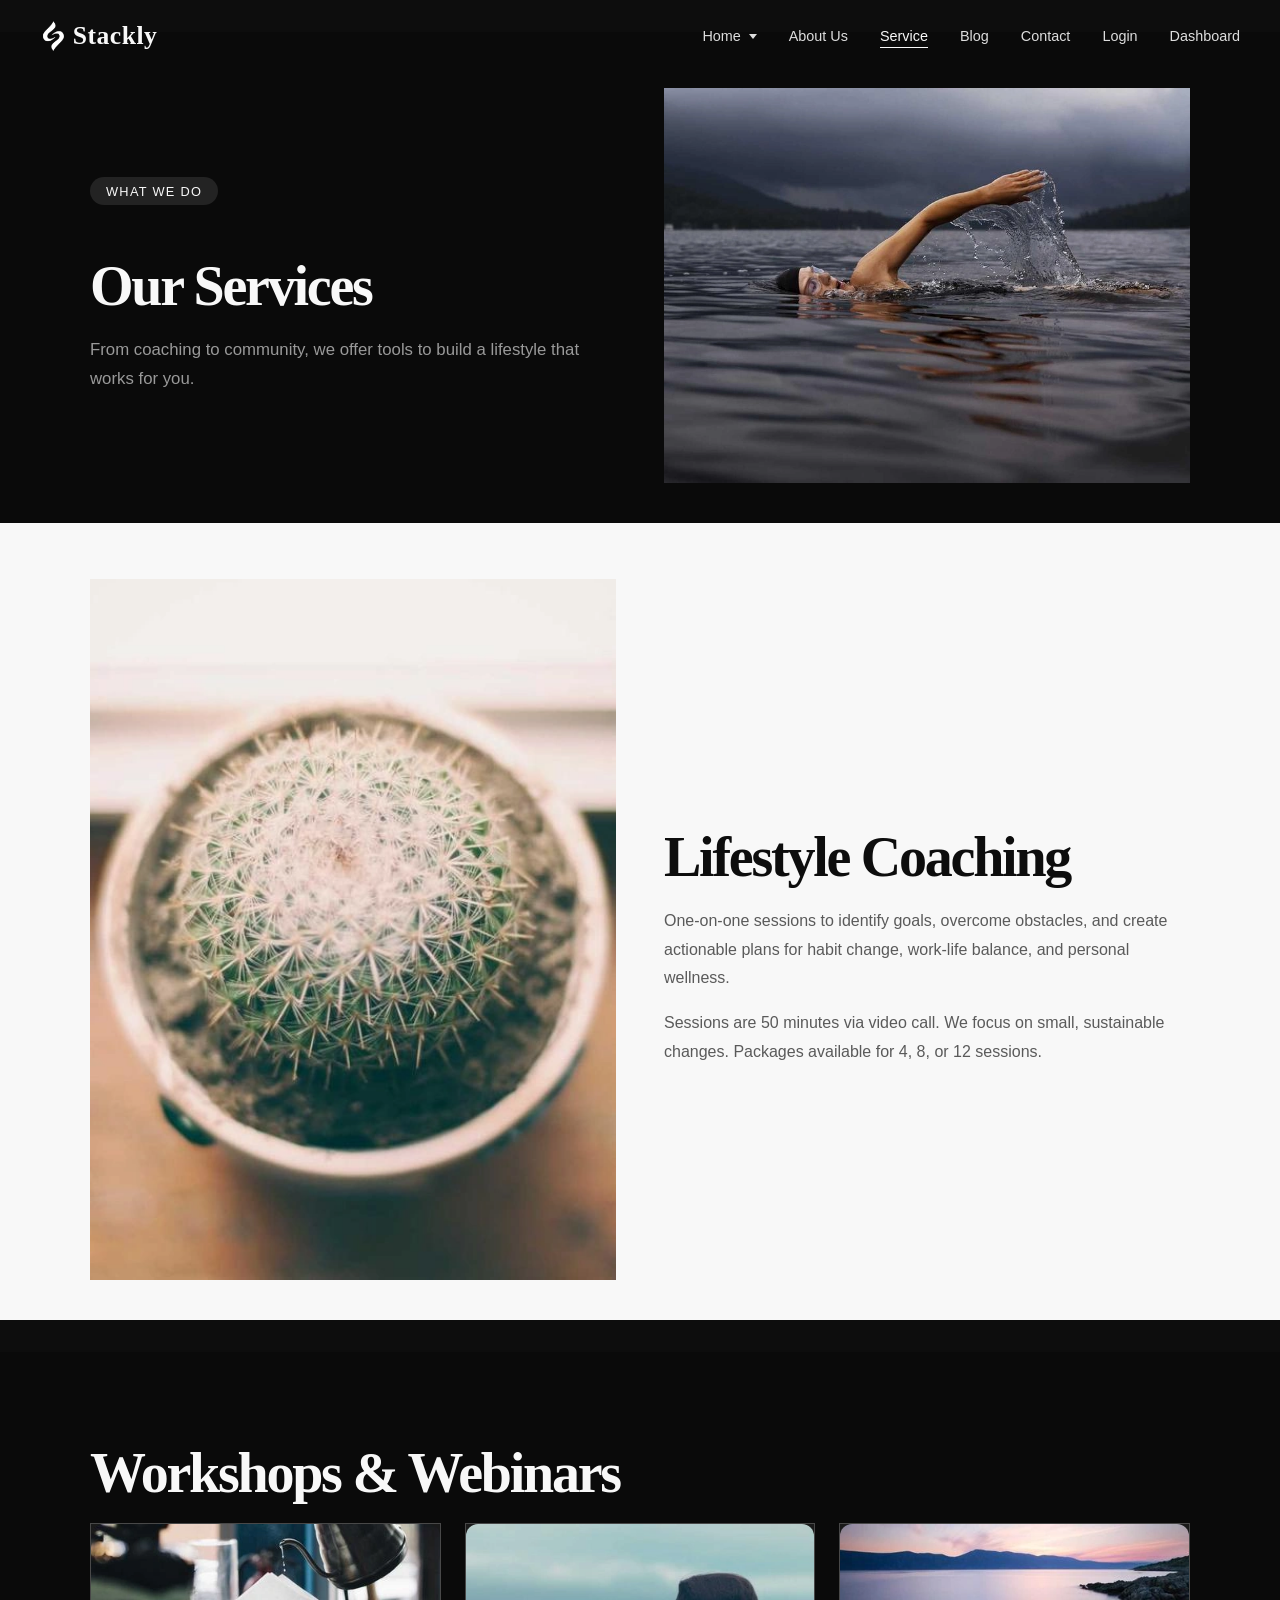
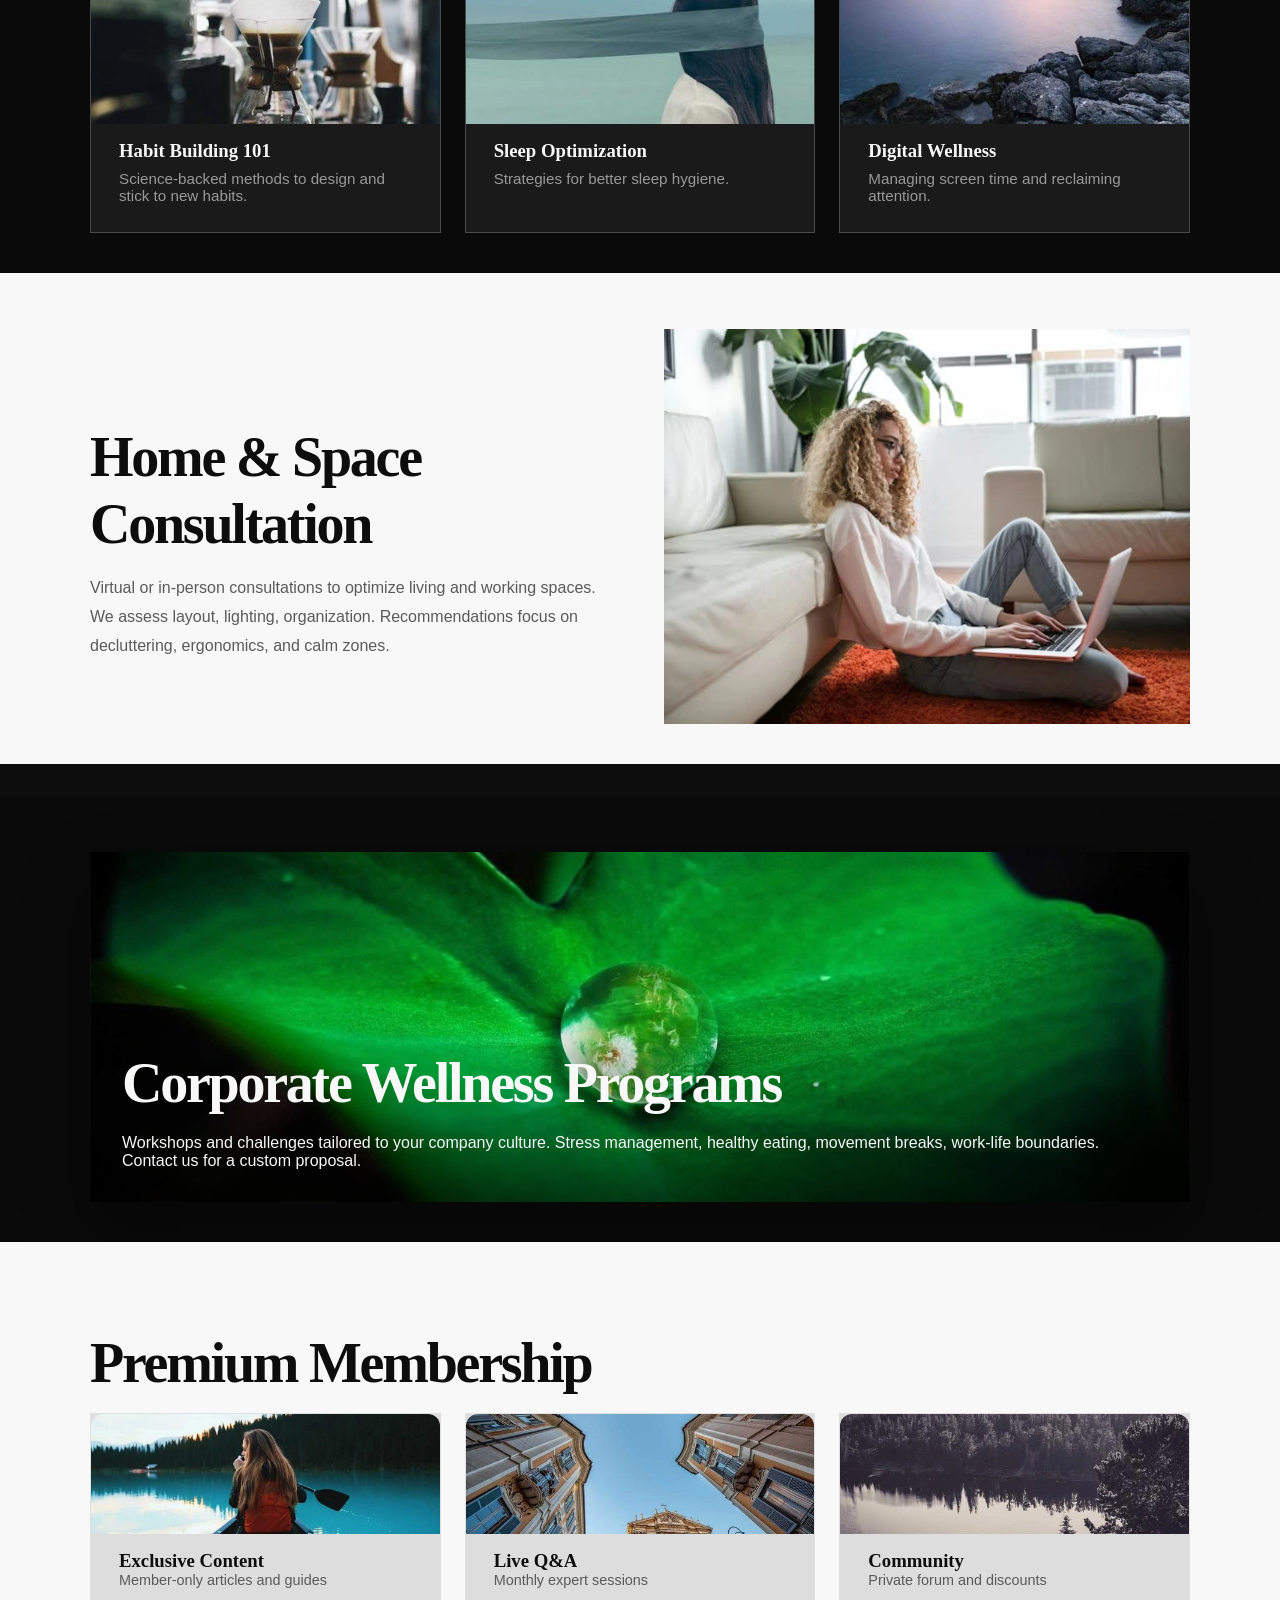
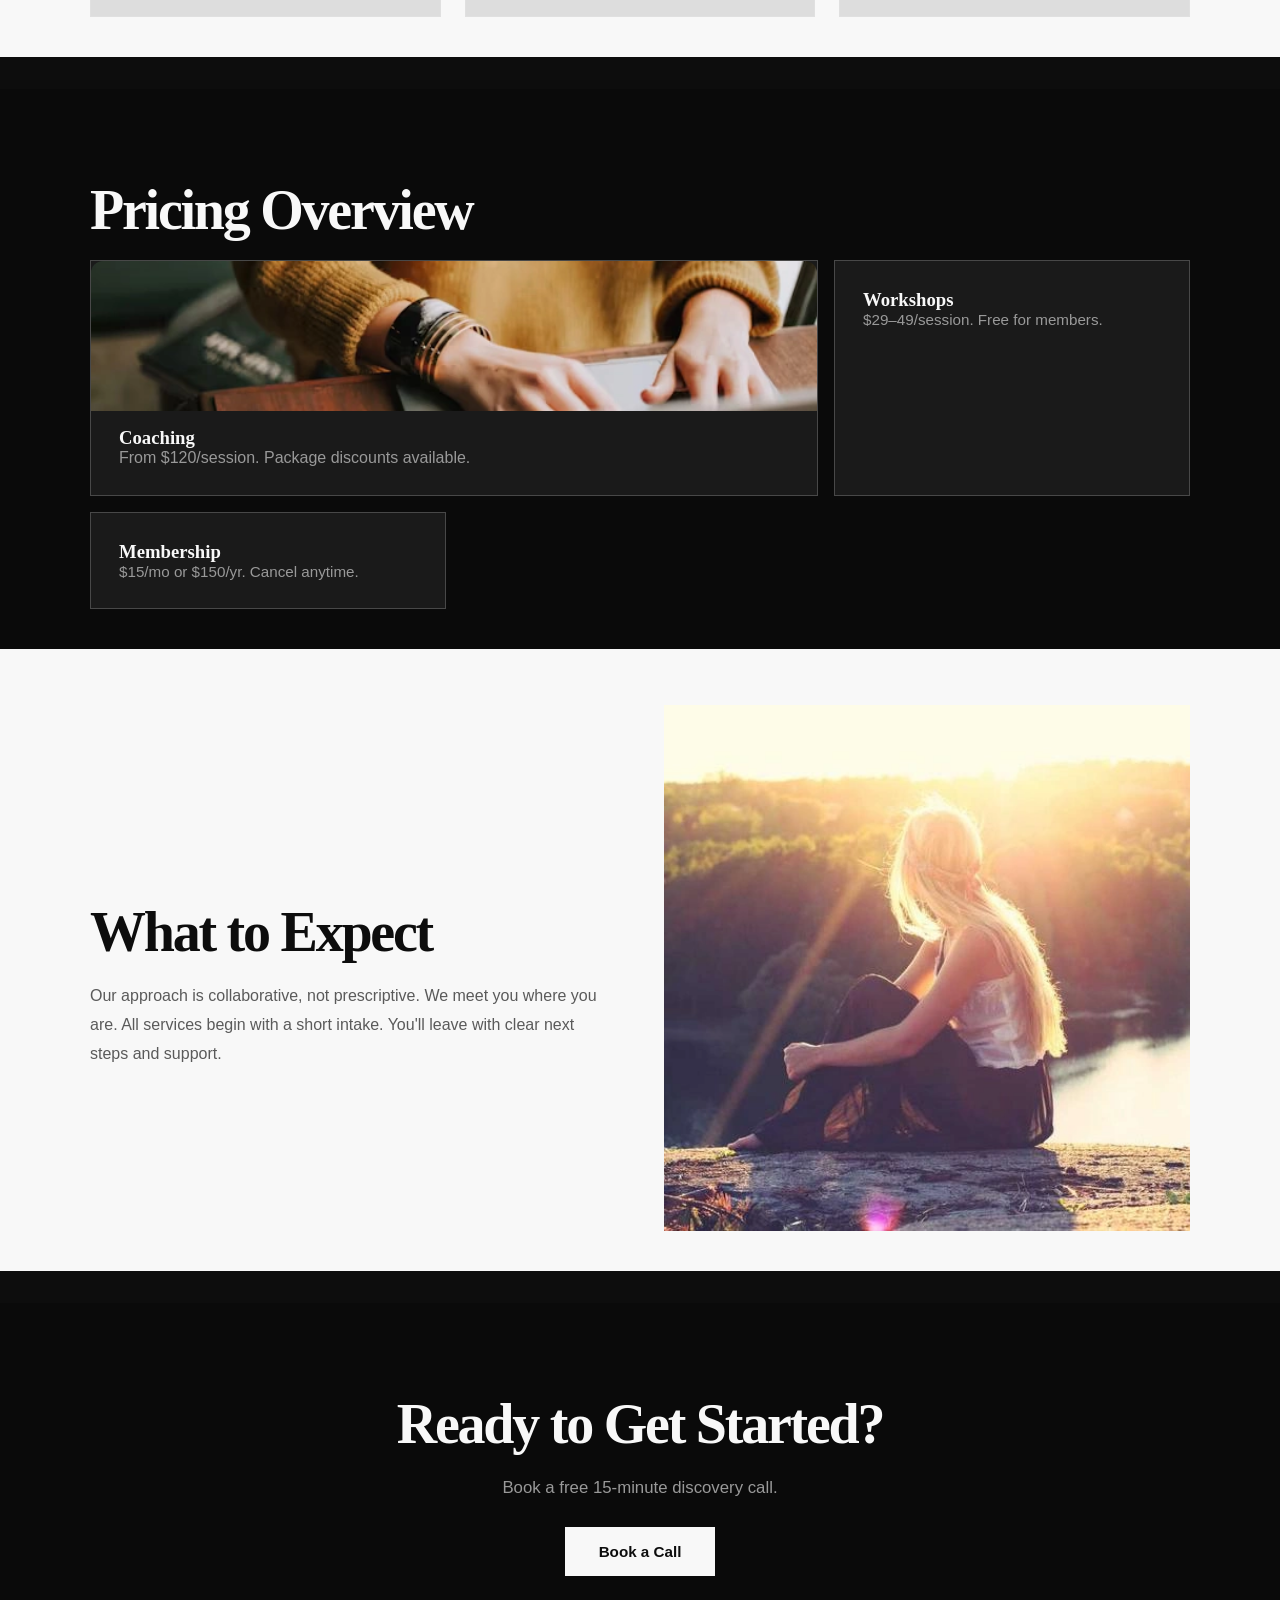
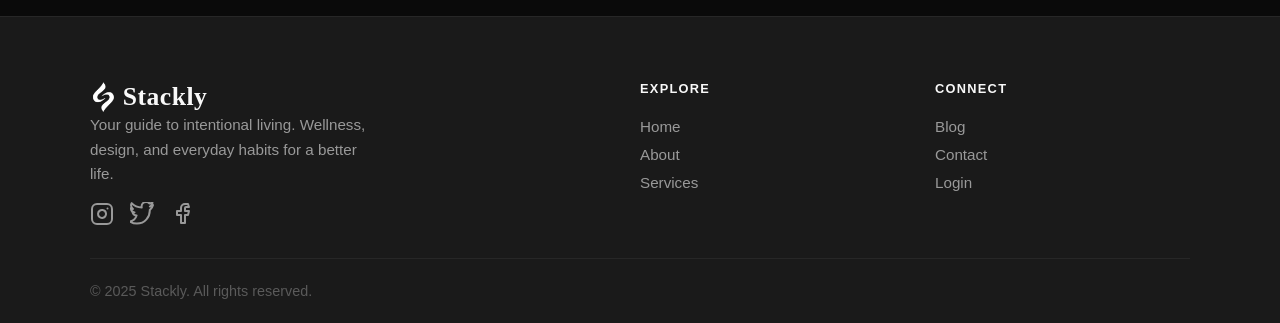
<file: service.html>
<!DOCTYPE html>
<html lang="en">
<head>
  <meta charset="UTF-8">
  <meta name="viewport" content="width=device-width, initial-scale=1.0">
  <title>Stackly</title>
  <link rel="stylesheet" href="css/styles.css">
</head>
<body class="page-service">
  <nav class="nav-wrapper">
    <div class="nav-container">
      <div class="logo-combo">
        <a href="index.html" style="display: flex; align-items: center; gap: 0.3rem; text-decoration: none;">
          <img src="assets/logo.webp" alt="Stackly logo" class="logo-img-white">
          <span class="logo-text">Stackly</span>
        </a>
      </div>
      <ul class="nav-links">
        <li class="nav-dropdown">
          <a href="index.html" class="dropdown-trigger">Home</a>
          <ul class="dropdown-menu">
            <li><a href="index.html">Home</a></li>
            <li><a href="home2.html">Home 2</a></li>
          </ul>
        </li>
        <li><a href="about-us.html">About Us</a></li>
        <li><a href="service.html">Service</a></li>
        <li><a href="blog.html">Blog</a></li>
        <li><a href="contact.html">Contact</a></li>
        <li><a href="login.html">Login</a></li>
        <li><a href="dashboard.html">Dashboard</a></li>
      </ul>
      <div class="menu-toggle"><span></span><span></span><span></span></div>
    </div>
  </nav>

  <main>
    <section class="section-dark">
      <div class="container hero-with-img">
        <div class="reveal">
          <span class="badge">What We Do</span>
          <h1 class="section-title">Our Services</h1>
          <p class="section-subtitle" style="margin-top: 1rem;">From coaching to community, we offer tools to build a lifestyle that works for you.</p>
        </div>
        <div class="img-wrap reveal-right" style="aspect-ratio: 4/3;">
          <img src="assets/s1.webp" alt="Services - Replace with your image">
        </div>
      </div>
    </section>

    <section class="section-light">
      <div class="container split-img-left">
        <div class="img-wrap reveal-left" style="aspect-ratio: 3/4;">
          <img src="assets/s2.webp" alt="Coaching - Replace with your image">
        </div>
        <div class="split-content reveal-right">
          <h2 class="section-title">Lifestyle Coaching</h2>
          <p style="color: var(--gray-600); line-height: 1.8; margin-bottom: 1rem;">One-on-one sessions to identify goals, overcome obstacles, and create actionable plans for habit change, work-life balance, and personal wellness.</p>
          <p style="color: var(--gray-600); line-height: 1.8;">Sessions are 50 minutes via video call. We focus on small, sustainable changes. Packages available for 4, 8, or 12 sessions.</p>
        </div>
      </div>
    </section>

    <section class="section-dark">
      <div class="container reveal">
        <h2 class="section-title">Workshops & Webinars</h2>
        <div class="grid stagger">
          <div class="card">
            <div class="card-img"><img src="assets/s3.webp" alt="Habit building - Replace with your image"></div>
            <h3 style="font-family: var(--font-display); margin-bottom: 0.5rem;">Habit Building 101</h3>
            <p style="color: var(--gray-400); font-size: 0.95rem;">Science-backed methods to design and stick to new habits.</p>
          </div>
          <div class="card">
            <div class="card-img"><img src="assets/s4.webp" alt="Sleep - Replace with your image"></div>
            <h3 style="font-family: var(--font-display); margin-bottom: 0.5rem;">Sleep Optimization</h3>
            <p style="color: var(--gray-400); font-size: 0.95rem;">Strategies for better sleep hygiene.</p>
          </div>
          <div class="card">
            <div class="card-img"><img src="assets/s5.webp" alt="Digital - Replace with your image"></div>
            <h3 style="font-family: var(--font-display); margin-bottom: 0.5rem;">Digital Wellness</h3>
            <p style="color: var(--gray-400); font-size: 0.95rem;">Managing screen time and reclaiming attention.</p>
          </div>
        </div>
      </div>
    </section>

    <section class="section-light">
      <div class="container reveal">
        <div class="split-img-right">
          <div class="reveal-left">
            <h2 class="section-title">Home & Space Consultation</h2>
            <p style="color: var(--gray-600); line-height: 1.8;">Virtual or in-person consultations to optimize living and working spaces. We assess layout, lighting, organization. Recommendations focus on decluttering, ergonomics, and calm zones.</p>
          </div>
          <div class="img-wrap reveal-right" style="aspect-ratio: 4/3;">
            <img src="assets/s6.webp" alt="Consultation - Replace with your image">
          </div>
        </div>
      </div>
    </section>

    <section class="section-dark">
      <div class="container reveal">
        <div class="img-wrap img-overlay featured-img">
          <img src="assets/s7.webp" alt="Corporate - Replace with your image" style="width: 100%; height: 350px; object-fit: cover;">
          <div class="overlay-text">
            <h2 class="section-title">Corporate Wellness Programs</h2>
            <p>Workshops and challenges tailored to your company culture. Stress management, healthy eating, movement breaks, work-life boundaries. Contact us for a custom proposal.</p>
          </div>
        </div>
      </div>
    </section>

    <section class="section-light">
      <div class="container reveal">
        <h2 class="section-title">Premium Membership</h2>
        <div class="grid stagger">
          <div class="card reveal-scale">
            <div class="card-img" style="height: 120px;"><img src="assets/s8.webp" alt="Articles - Replace with your image"></div>
            <h3 style="font-family: var(--font-display); margin-top: 0.5rem;">Exclusive Content</h3>
            <p style="color: var(--gray-600); font-size: 0.9rem;">Member-only articles and guides</p>
          </div>
          <div class="card reveal-scale">
            <div class="card-img" style="height: 120px;"><img src="assets/s9.webp" alt="Q&A - Replace with your image"></div>
            <h3 style="font-family: var(--font-display); margin-top: 0.5rem;">Live Q&A</h3>
            <p style="color: var(--gray-600); font-size: 0.9rem;">Monthly expert sessions</p>
          </div>
          <div class="card reveal-scale">
            <div class="card-img" style="height: 120px;"><img src="assets/s10.webp" alt="Community - Replace with your image"></div>
            <h3 style="font-family: var(--font-display); margin-top: 0.5rem;">Community</h3>
            <p style="color: var(--gray-600); font-size: 0.9rem;">Private forum and discounts</p>
          </div>
        </div>
      </div>
    </section>

    <section class="section-dark">
      <div class="container reveal">
        <h2 class="section-title">Pricing Overview</h2>
        <div class="bento-grid">
          <div class="card span-2 reveal-scale">
            <div class="card-img" style="height: 150px;"><img src="assets/s11.webp" alt="Coaching - Replace with your image"></div>
            <h3 style="font-family: var(--font-display); margin-top: 0.5rem;">Coaching</h3>
            <p style="color: var(--gray-400);">From $120/session. Package discounts available.</p>
          </div>
          <div class="card reveal-scale">
            <h3 style="font-family: var(--font-display);">Workshops</h3>
            <p style="color: var(--gray-400); font-size: 0.95rem;">$29–49/session. Free for members.</p>
          </div>
          <div class="card reveal-scale">
            <h3 style="font-family: var(--font-display);">Membership</h3>
            <p style="color: var(--gray-400); font-size: 0.95rem;">$15/mo or $150/yr. Cancel anytime.</p>
          </div>
        </div>
      </div>
    </section>

    <section class="section-light">
      <div class="container split-img-right">
        <div class="reveal-left">
          <h2 class="section-title">What to Expect</h2>
          <p style="color: var(--gray-600); line-height: 1.8;">Our approach is collaborative, not prescriptive. We meet you where you are. All services begin with a short intake. You'll leave with clear next steps and support.</p>
        </div>
        <div class="img-wrap reveal-right" style="aspect-ratio: 1;">
          <img src="assets/s12.webp" alt="Expect - Replace with your image">
        </div>
      </div>
    </section>

    <section class="section-dark">
      <div class="container reveal" style="text-align: center;">
        <h2 class="section-title">Ready to Get Started?</h2>
        <p class="section-subtitle" style="margin: 1rem auto 1.5rem;">Book a free 15-minute discovery call.</p>
        <a href="contact.html" class="btn btn-primary anim-pulse">Book a Call</a>
      </div>
    </section>
  </main>

  <footer>
    <div class="footer-grid">
      <div class="footer-brand">
        <div class="logo-combo"><img src="assets/logo.webp" alt="Stackly logo" class="logo-img-white"><span class="logo-text">Stackly</span></div>
        <p>Your guide to intentional living. Wellness, design, and everyday habits for a better life.</p>
        <div class="footer-media" style="margin-top: 1rem; display: flex; gap: 1rem; align-items: center;">
          <a href="404.html" aria-label="Instagram" style="display: inline-flex; align-items: center;"><svg width="24" height="24" fill="none" stroke="currentColor" stroke-width="2" stroke-linecap="round" stroke-linejoin="round" viewBox="0 0 24 24"><rect x="2" y="2" width="20" height="20" rx="5"/><path d="M16 11.37A4 4 0 1 1 12.63 8 4 4 0 0 1 16 11.37z"/><line x1="17.5" y1="6.5" x2="17.5" y2="6.5"/></svg></a>
          <a href="404.html" aria-label="Twitter" style="display: inline-flex; align-items: center;"><svg width="24" height="24" fill="none" stroke="currentColor" stroke-width="2" stroke-linecap="round" stroke-linejoin="round" viewBox="0 0 24 24"><path d="M23 3a10.9 10.9 0 0 1-3.14 1.53A4.48 4.48 0 0 0 22.43.36a9.09 9.09 0 0 1-2.88 1.1A4.52 4.52 0 0 0 16.11 0c-2.5 0-4.52 2.02-4.52 4.52 0 .35.04.7.11 1.03C7.69 5.4 4.07 3.7 1.64 1.15c-.38.65-.6 1.4-.6 2.2 0 1.52.77 2.86 1.94 3.65A4.48 4.48 0 0 1 .96 6v.06c0 2.13 1.52 3.91 3.54 4.31-.37.1-.76.16-1.16.16-.28 0-.55-.03-.81-.08.55 1.72 2.16 2.97 4.07 3A9.05 9.05 0 0 1 0 19.54a12.8 12.8 0 0 0 6.92 2.03c8.3 0 12.85-6.88 12.85-12.85 0-.2 0-.39-.01-.58A9.22 9.22 0 0 0 23 3z"/></svg></a>
          <a href="404.html" aria-label="Facebook" style="display: inline-flex; align-items: center;"><svg width="24" height="24" fill="none" stroke="currentColor" stroke-width="2" stroke-linecap="round" stroke-linejoin="round" viewBox="0 0 24 24"><path d="M18 2h-3a4 4 0 0 0-4 4v3H7v4h4v8h4v-8h3l1-4h-4V6a1 1 0 0 1 1-1h3z"/></svg></a>
        </div>
      </div>
      <div class="footer-links"><h4>Explore</h4><ul><li><a href="index.html">Home</a></li><li><a href="about-us.html">About</a></li><li><a href="service.html">Services</a></li></ul></div>
      <div class="footer-links"><h4>Connect</h4><ul><li><a href="blog.html">Blog</a></li><li><a href="contact.html">Contact</a></li><li><a href="login.html">Login</a></li></ul></div>
    </div>
    <div class="footer-bottom">&copy; 2025 Stackly. All rights reserved.</div>
  </footer>
  <script src="js/main.js"></script>
</body>
</html>
</file>
<file: css/styles.css>
/* Responsive dashboard graphs */
@media (max-width: 480px) {
  .page-dashboard .card canvas {
    width: 100% !important;
    max-width: 100% !important;
    height: auto !important;
    min-width: 0 !important;
    aspect-ratio: 1.7 / 1;
    display: block;
  }
  .page-dashboard .card {
    min-width: 0 !important;
    max-width: 100% !important;
    overflow-x: auto;
  }
  .page-dashboard .grid {
    grid-template-columns: 1fr !important;
  }
}
/* Logo Combo Styles */
.logo-combo {
  display: flex;
  align-items: center;
  gap: 0.3rem;
}
.logo-img-white {
  height: 32px;
  filter: brightness(0) invert(1);
  margin: 0;
  display: block;
}
.logo-text {
  font-family: var(--font-display);
  font-size: 1.6rem;
  font-weight: 600;
  color: var(--white);
  letter-spacing: 0.02em;
  text-decoration: none;
}
/* Stackly Lifestyle - Black & White Theme */

@import url('https://fonts.googleapis.com/css2?family=DM+Sans:opsz,wght@9..40,300;9..40,400;9..40,500;9..40,600;9..40,700&family=Playfair+Display:wght@400;500;600;700&display=swap');

:root {
  --black: #0d0d0d;
  --white: #f8f8f8;
  --gray-900: #1a1a1a;
  --gray-800: #252525;
  --gray-600: #5a5a5a;
  --gray-400: #999;
  --gray-200: #ddd;
  --font-display: 'Playfair Display', serif;
  --font-body: 'DM Sans', sans-serif;
}

*, *::before, *::after { margin: 0; padding: 0; box-sizing: border-box; }
html { scroll-behavior: smooth; }
body { font-family: var(--font-body); background: var(--black); color: var(--white); overflow-x: hidden; }

/* Navigation */
.nav-wrapper {
  position: fixed;
  top: 0; left: 0; right: 0;
  z-index: 1000;
  padding: 1.25rem 2rem;
  transition: all 0.4s ease;
  background: transparent;
}
.nav-wrapper.scrolled { background: rgba(13,13,13,0.95); backdrop-filter: blur(16px); border-bottom: 1px solid rgba(255,255,255,0.06); }
.nav-container { max-width: 1200px; margin: 0 auto; display: flex; justify-content: space-between; align-items: center; }
.logo { font-family: var(--font-display); font-size: 1.6rem; font-weight: 600; color: var(--white); text-decoration: none; letter-spacing: 0.02em; }
.nav-links { display: flex; gap: 2rem; list-style: none; }
.nav-links { align-items: center; }
.nav-links > li { position: relative; }
.nav-links a { color: var(--gray-200); text-decoration: none; font-size: 0.9rem; font-weight: 500; position: relative; transition: color 0.3s; display: inline-flex; align-items: center; gap: 0.3rem; }
.nav-links a:hover, .nav-links a.active { color: var(--white); }
.nav-links > li > a:not(.dropdown-trigger)::after { content: ''; position: absolute; bottom: -4px; left: 0; width: 0; height: 1px; background: var(--white); transition: width 0.3s; }
.nav-links > li > a:not(.dropdown-trigger):hover::after, .nav-links > li > a:not(.dropdown-trigger).active::after { width: 100%; }
.dropdown-trigger::after { content: ''; width: 0; height: 0; border-left: 4px solid transparent; border-right: 4px solid transparent; border-top: 5px solid currentColor; margin-left: 0.2rem; flex-shrink: 0; }
.nav-dropdown .dropdown-menu { position: absolute; top: 100%; left: 0; margin-top: 0.5rem; min-width: 160px; background: var(--gray-900); border-radius: 8px; border: 1px solid rgba(255,255,255,0.08); padding: 0.5rem 0; list-style: none; opacity: 0; visibility: hidden; transform: translateY(-10px); transition: all 0.3s ease; }
.nav-dropdown:hover .dropdown-menu { opacity: 1; visibility: visible; transform: translateY(0); }
.nav-dropdown .dropdown-menu a { padding: 0.6rem 1.25rem; display: block; white-space: nowrap; }
.nav-dropdown .dropdown-menu a::after { display: none; }
.nav-dropdown .dropdown-menu a:hover { background: rgba(255,255,255,0.05); }
.menu-toggle { display: none; flex-direction: column; gap: 5px; cursor: pointer; padding: 8px; }
.menu-toggle span { width: 24px; height: 2px; background: var(--white); transition: all 0.3s; }
.menu-toggle.active span:nth-child(1) { transform: rotate(45deg) translate(5px, 5px); }
.menu-toggle.active span:nth-child(2) { opacity: 0; }
.menu-toggle.active span:nth-child(3) { transform: rotate(-45deg) translate(5px, -5px); }

/* Sections */
section { padding: 3.5rem 1.5rem 2.5rem 1.5rem; position: relative; overflow: hidden; min-height: unset; }
.section-dark { background: var(--black); color: var(--white);margin-top: 2rem; }
.section-light { background: var(--white); color: var(--black); }
.section-title { font-family: var(--font-display); font-size: clamp(2rem, 5vw, 3.5rem); font-weight: 600; line-height: 1.2; margin-bottom: 1rem;margin-top: 2rem; letter-spacing: -0.02em; }
.section-subtitle { font-size: 1.05rem; color: var(--gray-400); line-height: 1.7; max-width: 600px; }
.section-light .section-subtitle { color: var(--gray-600); }
.container { max-width: 1100px; margin: 0 auto; }

/* Animations */
.reveal { opacity: 0; transform: translateY(40px); transition: opacity 0.7s ease, transform 0.7s ease; }
.reveal.visible { opacity: 1; transform: translateY(0); }
.stagger > * { opacity: 0; transform: translateY(30px); animation: staggerIn 0.6s ease forwards; }
.stagger.visible > *:nth-child(1) { animation-delay: 0.1s; } .stagger.visible > *:nth-child(2) { animation-delay: 0.2s; }
.stagger.visible > *:nth-child(3) { animation-delay: 0.3s; } .stagger.visible > *:nth-child(4) { animation-delay: 0.4s; }
.stagger.visible > *:nth-child(5) { animation-delay: 0.5s; } .stagger.visible > *:nth-child(6) { animation-delay: 0.6s; }
@keyframes staggerIn { to { opacity: 1; transform: translateY(0); } }
@keyframes fadeIn { from { opacity: 0; } to { opacity: 1; } }
@keyframes slideUp { from { transform: translateY(60px); opacity: 0; } to { transform: translateY(0); opacity: 1; } }
@keyframes slideLeft { from { transform: translateX(40px); opacity: 0; } to { transform: translateX(0); opacity: 1; } }
@keyframes slideRight { from { transform: translateX(-40px); opacity: 0; } to { transform: translateX(0); opacity: 1; } }
@keyframes scaleIn { from { transform: scale(0.9); opacity: 0; } to { transform: scale(1); opacity: 1; } }
@keyframes float { 0%, 100% { transform: translateY(0); } 50% { transform: translateY(-10px); } }
@keyframes pulse { 0%, 100% { opacity: 1; } 50% { opacity: 0.7; } }
@keyframes shimmer { 0% { background-position: -200% 0; } 100% { background-position: 200% 0; } }

.anim-fade { animation: fadeIn 0.8s ease forwards; }
.anim-slide-up { animation: slideUp 0.8s ease forwards; }
.anim-slide-left { animation: slideLeft 0.8s ease forwards; }
.anim-slide-right { animation: slideRight 0.8s ease forwards; }
.anim-scale { animation: scaleIn 0.6s ease forwards; }
.anim-float { animation: float 4s ease-in-out infinite; }
.anim-pulse { animation: pulse 2s ease-in-out infinite; }

.reveal-left { opacity: 0; transform: translateX(-50px); transition: opacity 0.7s ease, transform 0.7s ease; }
.reveal-left.visible { opacity: 1; transform: translateX(0); }
.reveal-right { opacity: 0; transform: translateX(50px); transition: opacity 0.7s ease, transform 0.7s ease; }
.reveal-right.visible { opacity: 1; transform: translateX(0); }
.reveal-scale { opacity: 0; transform: scale(0.95); transition: opacity 0.7s ease, transform 0.7s ease; }
.reveal-scale.visible { opacity: 1; transform: scale(1); }

.card { background: var(--gray-900); border-radius: 12px; padding: 1.75rem; border: 1px solid rgba(255,255,255,0.06); transition: transform 0.4s cubic-bezier(0.34, 1.56, 0.64, 1), box-shadow 0.4s; overflow: hidden; }
.card:hover { transform: translateY(-8px) scale(1.02); box-shadow: 0 25px 50px rgba(0,0,0,0.35); }
.section-light .card { background: var(--gray-200); border-color: rgba(0,0,0,0.06); }
.section-light .card:hover { box-shadow: 0 25px 50px rgba(0,0,0,0.1); }
.grid { display: grid; grid-template-columns: repeat(auto-fit, minmax(260px, 1fr)); gap: 1.5rem; }

/* Image styles */
.img-wrap { overflow: hidden; border-radius: 12px; position: relative; }
.img-wrap img { width: 100%; height: 100%; object-fit: cover; display: block; transition: transform 0.6s cubic-bezier(0.34, 1.56, 0.64, 1); background: var(--gray-800); }
.img-wrap:hover img { transform: scale(1.08); }
.card-img { height: 200px; overflow: hidden; border-radius: 12px 12px 0 0; margin: -1.75rem -1.75rem 1rem -1.75rem; }
.card-img img { width: 100%; height: 100%; object-fit: cover; transition: transform 0.6s ease; }
.card:hover .card-img img { transform: scale(1.1); }
.img-overlay { position: relative; }
.img-overlay::after { content: ''; position: absolute; inset: 0; background: linear-gradient(to top, rgba(0,0,0,0.7) 0%, transparent 50%); }
.img-overlay .overlay-text { position: absolute; bottom: 0; left: 0; right: 0; padding: 2rem; z-index: 1; color: var(--white); }

/* Page-specific layouts */
.hero-with-img { display: grid; grid-template-columns: 1fr 1fr; gap: 3rem; align-items: center; }
.split-img-right { display: grid; grid-template-columns: 1fr 1fr; gap: 3rem; align-items: center; }
.split-img-left { display: grid; grid-template-columns: 1fr 1fr; gap: 3rem; align-items: center; }
.split-img-left .img-wrap { order: 1; }
.split-img-left .split-content { order: 2; }
.page-hero { padding: 0 !important; min-height: 100vh; }
.page-hero .hero-full { position: relative; min-height: 100vh; display: flex; align-items: flex-end; padding: 0 1.5rem 0; }
.page-hero .container { padding-bottom: 4rem; }
.hero-full .hero-bg { position: absolute; inset: 0; }
.hero-full .hero-bg img { width: 100%; height: 100%; object-fit: cover; }
.hero-full .hero-content { position: relative; z-index: 2; }
.masonry { column-count: 2; column-gap: 1.5rem; }
.masonry-item { break-inside: avoid; margin-bottom: 1.5rem; }
.bento-grid { display: grid; grid-template-columns: repeat(3, 1fr); grid-template-rows: auto auto; gap: 1rem; }
.bento-grid .span-2 { grid-column: span 2; }
.bento-grid .span-row-2 { grid-row: span 2; }
.featured-img { border-radius: 16px; overflow: hidden; box-shadow: 0 30px 60px rgba(0,0,0,0.4); }

/* Decorative */
.accent-line { width: 60px; height: 3px; background: var(--white); margin-bottom: 1rem; }
.section-light .accent-line { background: var(--black); }
.badge { display: inline-block; padding: 0.4rem 1rem; background: rgba(255,255,255,0.1); border-radius: 50px; font-size: 0.8rem; letter-spacing: 0.1em; text-transform: uppercase; margin-bottom: 1rem; }
.section-light .badge { background: rgba(0,0,0,0.08); }

/* ========== PAGE-SPECIFIC STYLES - Each page gets unique look ========== */

/* Home - Bold diagonal accents, warm light sections */
body.page-home .section-light { background: linear-gradient(135deg, #fafafa 0%, #f0f0f0 100%); }
body.page-home .section-dark { background: linear-gradient(180deg, #0d0d0d 0%, #141414 100%); }
body.page-home .card { border-left: 4px solid var(--white); }
body.page-home .section-light .card { border-left-color: var(--black); }
body.page-home .img-wrap { border-radius: 20px; box-shadow: 0 15px 40px rgba(0,0,0,0.2); }

/* Home 2 - Editorial, stark contrast, sharp edges */
body.page-home2 .section-dark { background: #000; }
body.page-home2 .section-light { background: #fff; color: #000; }
body.page-home2 .card { border-radius: 4px; border: 2px solid rgba(255,255,255,0.15); }
body.page-home2 .section-light .card { border-color: rgba(0,0,0,0.1); }
body.page-home2 .section-title { text-transform: uppercase; letter-spacing: 0.15em; font-size: clamp(1.5rem, 3vw, 2.5rem); }
body.page-home2 .img-wrap { border-radius: 4px; }
body.page-home2 .badge { border-radius: 4px; }

/* About - Warm cream tones, soft rounded, magazine feel */
body.page-about .section-dark { background: #111; }
body.page-about .section-light { background: #f5f3ef; color: #1a1a1a; }
body.page-about .section-light .section-subtitle, body.page-about .section-light p { color: #4a4a4a; }
body.page-about .card { border-radius: 24px; padding: 2rem; }
body.page-about .img-wrap { border-radius: 24px; }
body.page-about .section-title { font-style: italic; letter-spacing: 0.02em; }
body.page-about .container { max-width: 1000px; }

/* Service - Professional, sharp corners, structured grid */
body.page-service .section-dark { background: #0a0a0a; }
body.page-service .section-light { background: #f8f8f8; }
body.page-service .card { border-radius: 0; border: 1px solid rgba(255,255,255,0.2); }
body.page-service .section-light .card { border-color: #e0e0e0; }
body.page-service .section-title { letter-spacing: -0.04em; font-weight: 700; }
body.page-service .img-wrap { border-radius: 0; }
body.page-service .btn { border-radius: 0; }

/* Blog - Magazine layout, mixed card sizes, editorial */
body.page-blog .section-dark { background: #0f0f0f; }
body.page-blog .section-light { background: #fafafa; }
body.page-blog .card { border-radius: 8px; box-shadow: 0 4px 20px rgba(0,0,0,0.06); }
body.page-blog .section-dark .card { box-shadow: 0 4px 20px rgba(0,0,0,0.3); }
body.page-blog .masonry-item .card { border-radius: 16px; }
body.page-blog .section-title { border-bottom: 3px solid currentColor; padding-bottom: 0.5rem; display: inline-block; }
body.page-blog .badge { border: 1px solid currentColor; background: transparent; }

/* Contact - Friendly, soft, rounded everything */
body.page-contact .section-dark { background: linear-gradient(180deg, #0d0d0d 0%, #181818 100%); }
body.page-contact .section-light { background: linear-gradient(180deg, #fefefe 0%, #f5f5f5 100%); }
body.page-contact .card { border-radius: 20px; padding: 2rem; }
body.page-contact .img-wrap { border-radius: 20px; }
body.page-contact .btn { border-radius: 50px; padding: 1rem 2.5rem; }
body.page-contact input, body.page-contact textarea { border-radius: 16px; }
body.page-contact .section-title { font-weight: 500; }

/* Login - Minimal, lots of white space, focused */
body.page-login .section-dark { background: #000; }
body.page-login .section-light { background: #fff; }
body.page-login section { min-height: auto; padding: 4rem 1.5rem; }
body.page-login .card { border-radius: 12px; border: none; box-shadow: 0 0 0 1px rgba(255,255,255,0.1); }
body.page-login .section-title { font-size: clamp(1.75rem, 4vw, 2.5rem); }
body.page-login .container { max-width: 900px; }

/* Sign-up - Fresh, inviting, distinct from login */
body.page-signup .section-dark { background: linear-gradient(135deg, #0d0d0d 0%, #1a1a1a 100%); }
body.page-signup .section-light { background: #f8faf8; }
body.page-signup .card { border-radius: 16px; border: 2px dashed rgba(255,255,255,0.2); }
body.page-signup .section-light .card { border-color: rgba(0,0,0,0.1); border-style: solid; }
body.page-signup .badge { background: rgba(255,255,255,0.2); }
body.page-signup .btn { border-radius: 12px; }

.btn { display: inline-block; padding: 0.9rem 2rem; font-family: var(--font-body); font-weight: 600; font-size: 0.95rem; text-decoration: none; border-radius: 8px; transition: all 0.3s; cursor: pointer; border: 2px solid transparent; }
.btn-primary { background: var(--white); color: var(--black); border-color: var(--white); }
.btn-primary:hover { background: transparent; color: var(--gray-600); }
.btn-outline { background: transparent; color: var(--white); border-color: var(--white); }
.btn-outline:hover { background: var(--white); color: var(--black); }
.section-light .btn-outline { color: var(--black); border-color: var(--black); }
.section-light .btn-outline:hover { background: var(--black); color: var(--white); }

input, textarea { width: 100%; padding: 1rem 1.25rem; font-family: var(--font-body); font-size: 1rem; background: var(--gray-900); border: 2px solid rgba(255,255,255,0.1); border-radius: 8px; color: var(--white); transition: border-color 0.3s; }
input:focus, textarea:focus { outline: none; border-color: var(--white); }
textarea { min-height: 140px; resize: vertical; }
.section-light input, .section-light textarea { background: var(--gray-200); border-color: var(--gray-400); color: var(--black); }
.section-light input:focus, .section-light textarea:focus { border-color: var(--black); }

/* Footer */
footer { background: var(--gray-900); padding: 4rem 1.5rem 1.5rem; border-top: 1px solid rgba(255,255,255,0.06); }
.footer-grid { display: grid; grid-template-columns: 2fr 1fr 1fr; gap: 2.5rem; max-width: 1100px; margin: 0 auto 2rem; }
.footer-brand .logo { display: inline-block; margin-bottom: 0.75rem; }
.footer-brand p { color: var(--gray-400); max-width: 280px; line-height: 1.6; font-size: 0.95rem; }
.footer-links h4 { font-size: 0.8rem; font-weight: 600; letter-spacing: 0.1em; text-transform: uppercase; margin-bottom: 1rem; color: var(--white); }
.footer-links ul { list-style: none; }
.footer-links a { color: var(--gray-400); text-decoration: none; padding: 0.35rem 0; display: block; font-size: 0.95rem; transition: color 0.3s; }
.footer-links a:hover { color: var(--white); }
.footer-icons, .footer-social { display: flex; gap: 0.6rem; align-items: center; }
/* Make SVG/social icons inherit footer link color (grey) and match hover */
footer a, footer a svg { color: var(--gray-400); }
footer a:hover, footer a:hover svg { color: var(--white); }
.footer-bottom { max-width: 1100px; margin: 0 auto; padding-top: 1.5rem; border-top: 1px solid rgba(255,255,255,0.06); color: var(--gray-600); font-size: 0.9rem; }

/* Scroll progress */
.scroll-progress { position: fixed; top: 0; left: 0; height: 3px; background: var(--white); z-index: 1001; transform-origin: left; }

.form-row { display: grid; grid-template-columns: 1fr 1fr; gap: 1rem; margin-bottom: 1rem; }

/* Media Queries - 320px up */
@media (max-width: 768px) {
  .nav-links { position: fixed; top: 0; right: -100%; width: 75%; max-width: 300px; height: 100vh; background: var(--gray-900); flex-direction: column; padding: 5rem 1.5rem 1.5rem; gap: 5; align-items: stretch; transition: right 0.4s; overflow-y: auto; }
  .nav-links.active { right: 0; }
  .nav-dropdown .dropdown-menu { position: static; opacity: 1; visibility: visible; transform: none; margin: 0; padding: 0 0 0 1rem; margin-top: 0.5rem; background: transparent; border: none; border-left: 2px solid rgba(255,255,255,0.2); display: none; }
  .nav-dropdown.open .dropdown-menu { display: block; }
  .dropdown-trigger::after { transition: transform 0.3s; }
  .nav-dropdown.open .dropdown-trigger::after { transform: rotate(180deg); }
  .nav-dropdown .dropdown-trigger { cursor: pointer; }
  .menu-toggle { display: flex; z-index: 1001; }
  .nav-wrapper { padding: 1rem 1.25rem; }
  section { padding: 4rem 1rem; }
  .footer-grid { grid-template-columns: 1fr; gap: 2rem; }
  .form-row { grid-template-columns: 1fr; }
  .hero-with-img, .split-img-right, .split-img-left { grid-template-columns: 1fr; }
  .split-img-left .img-wrap, .split-img-left .split-content { order: unset; }
  .bento-grid { grid-template-columns: 1fr; }
  .bento-grid .span-2, .bento-grid .span-row-2 { grid-column: unset; grid-row: unset; }
  .masonry { column-count: 1; }
}
@media (max-width: 480px) {
  .section-title { font-size: 1.75rem; }
  .grid { grid-template-columns: 1fr; }
  section { padding: 2.2rem 0.5rem 1.2rem 0.5rem; }
  .accent-line {
    margin-bottom: 1.2rem;
  }
}
@media (min-width: 320px) and (max-width: 374px) {
  .nav-wrapper { padding: 0.75rem 1rem; }
  .section-title { font-size: 1.6rem; }
  .accent-line {
    margin-bottom: 1.2rem;
  }
}
</file>
